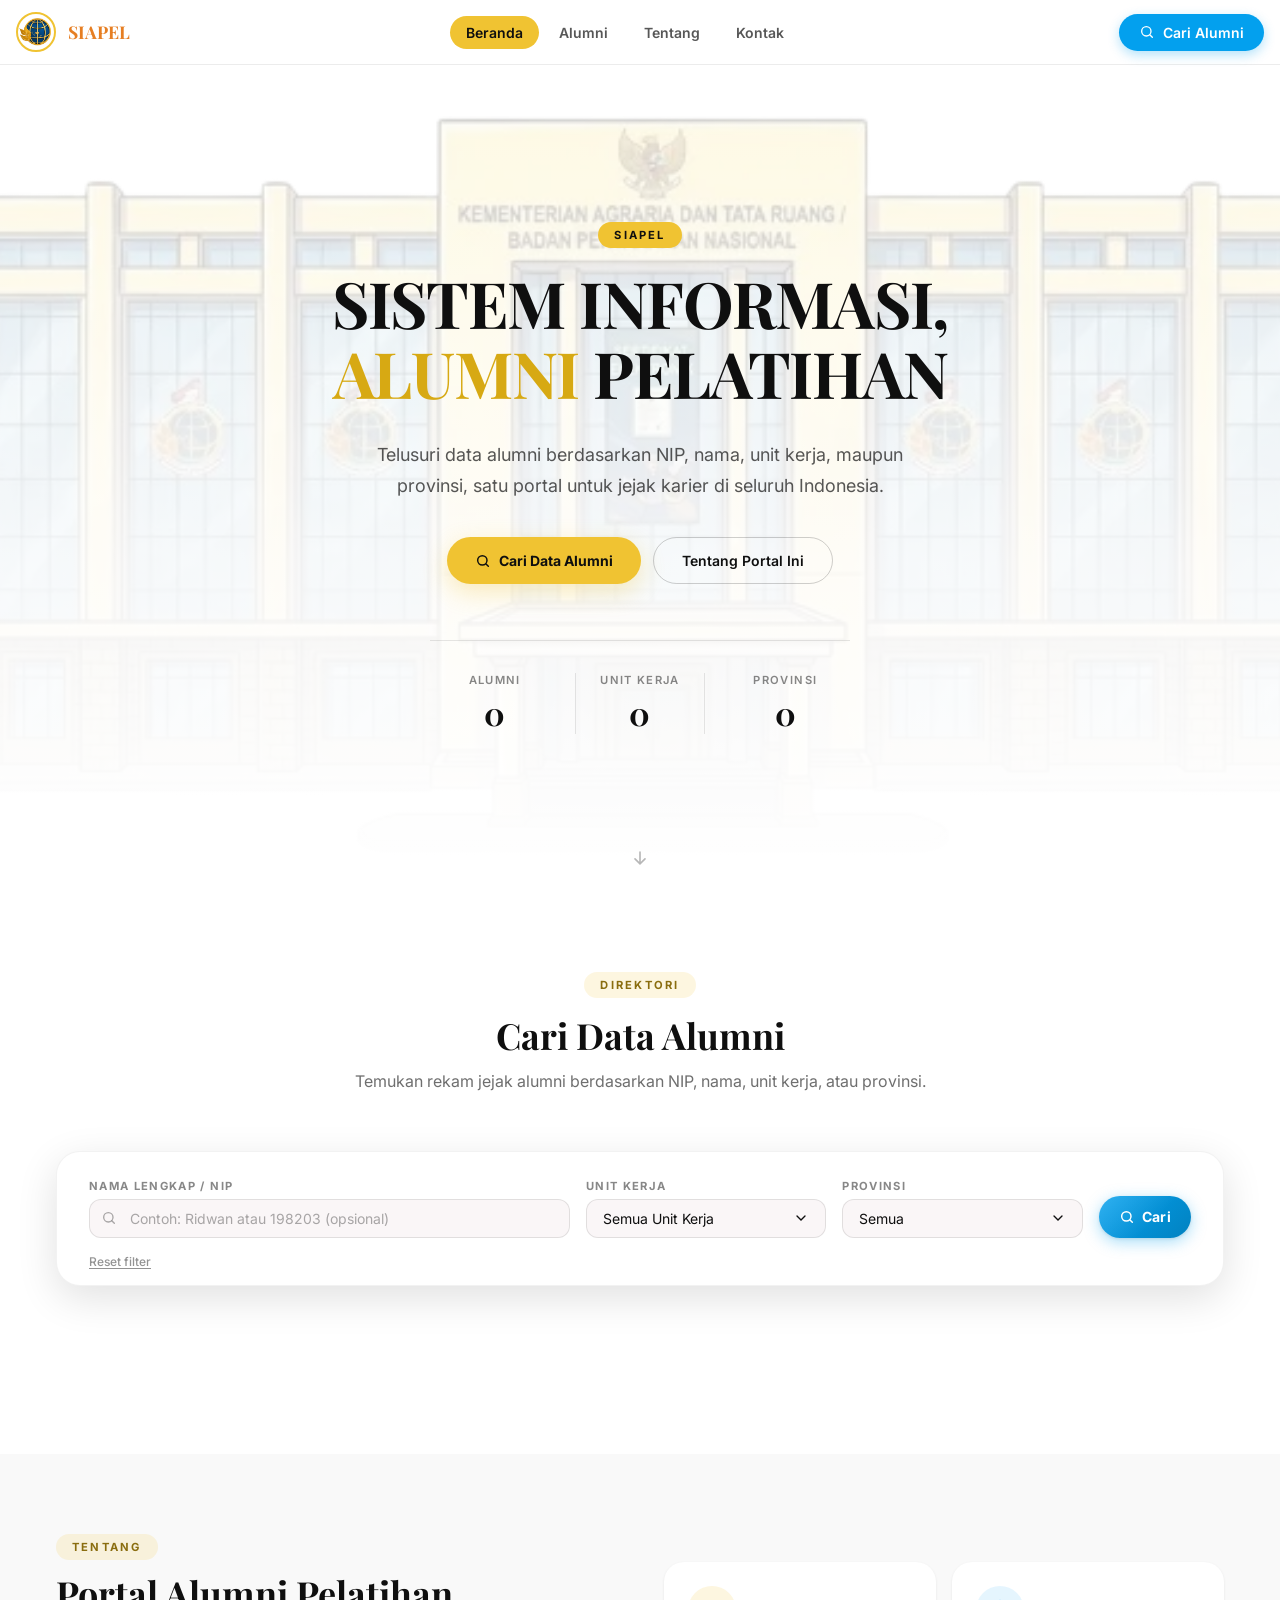
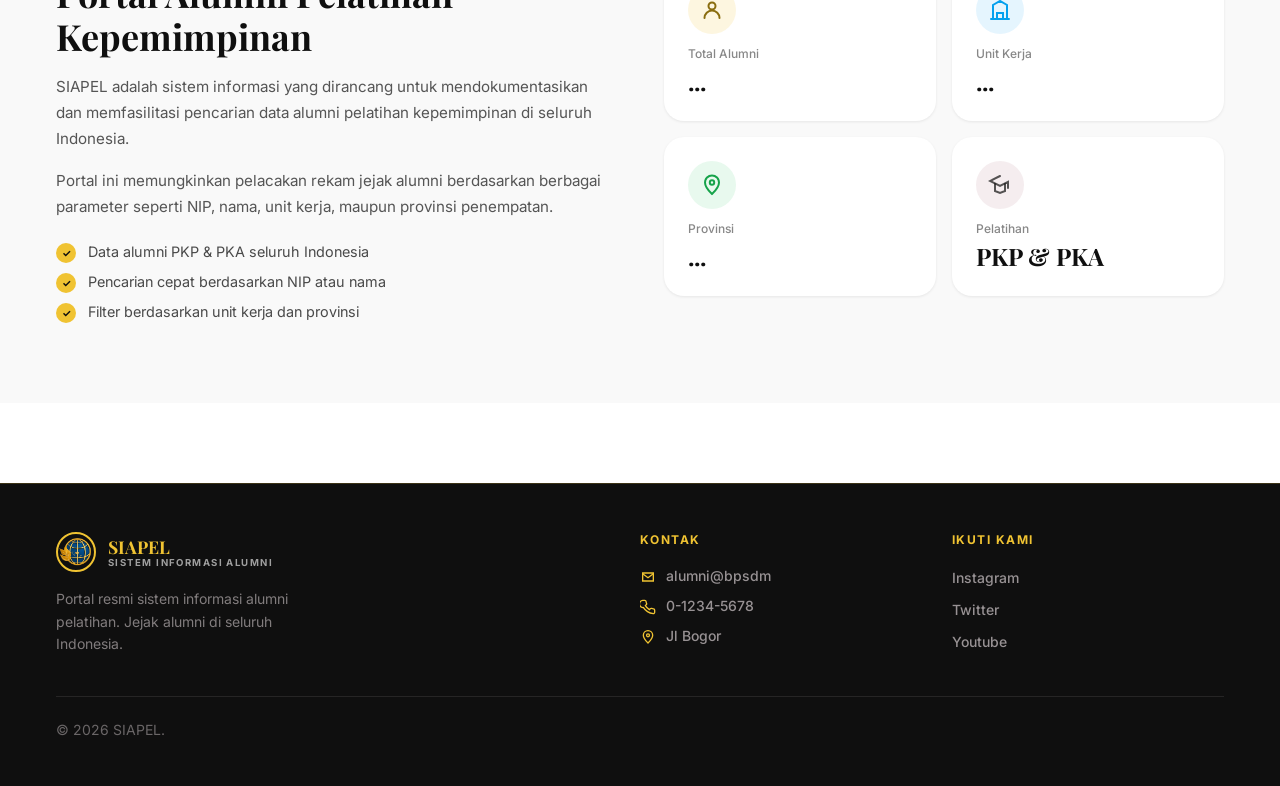
<file: index.html>
<!doctype html>
<html lang="id">
  <head>
    <meta charset="UTF-8" />
    <meta name="viewport" content="width=device-width, initial-scale=1.0" />
    <meta name="description" content="SIAPEL - Sistem Informasi Alumni Pelatihan. Telusuri data alumni berdasarkan NIP, nama, unit kerja, maupun provinsi." />
    <title>SIAPEL - Sistem Informasi Alumni Pelatihan</title>
    <link rel="preconnect" href="https://fonts.googleapis.com" />
    <link rel="preconnect" href="https://fonts.gstatic.com" crossorigin />
    <link href="https://fonts.googleapis.com/css2?family=Inter:wght@400;500;600;700&family=Playfair+Display:wght@700&display=swap" rel="stylesheet" />
    <link rel="stylesheet" href="css/style.css" />
    <link rel="shortcut icon" href="img/icon.webp" type="image/x-icon" />
  </head>
  <body>
    <!-- Skip link -->
    <a href="#beranda" class="sr-only">Lewati ke konten utama</a>

    <!-- ============ NAVBAR ============ -->
    <header id="navbar" class="navbar">
      <nav class="nav-container">
        <a href="#beranda" class="nav-logo" aria-label="Kembali ke beranda SIAPEL">
          <div class="logo-icon">
            <img src="img/icon.webp" alt="logo" />
          </div>
          <span class="logo-text"><span class="logo-name">SIAPEL</span></span>
        </a>

        <ul class="nav-menu" id="nav-menu">
          <li><a href="#beranda" class="nav-link active" data-section="beranda">Beranda</a></li>
          <li><a href="#alumni" class="nav-link" data-section="alumni">Alumni</a></li>
          <li><a href="#tentang" class="nav-link" data-section="tentang">Tentang</a></li>
          <li><a href="#kontak" class="nav-link" data-section="kontak">Kontak</a></li>
        </ul>

        <div class="nav-actions">
          <!-- <a href="login/login.html" class="btn-login">
            <svg viewBox="0 0 24 24" width="16" height="16" fill="none" stroke="currentColor" stroke-width="2" aria-hidden="true">
              <circle cx="12" cy="8" r="3" />
              <path d="M5 20c0-3.5 3-6 7-6s7 2.5 7 6" stroke-linecap="round" />
            </svg>
            Masuk
          </a> -->
          <a href="#alumni" class="btn-cari-alumni">
            <svg viewBox="0 0 24 24" width="16" height="16" fill="none" stroke="currentColor" stroke-width="2" aria-hidden="true">
              <circle cx="11" cy="11" r="7" />
              <path d="m20 20-3.5-3.5" stroke-linecap="round" />
            </svg>
            Cari Alumni
          </a>
          <button type="button" id="hamburger" class="hamburger" aria-label="Buka menu" aria-expanded="false"><span></span><span></span><span></span></button>
        </div>
      </nav>

      <div id="mobile-menu" class="mobile-menu" hidden>
        <ul class="mobile-nav-list">
          <li><a href="#beranda" class="mobile-nav-link">Beranda</a></li>
          <li><a href="#alumni" class="mobile-nav-link">Alumni</a></li>
          <li><a href="#tentang" class="mobile-nav-link">Tentang</a></li>
          <li><a href="#kontak" class="mobile-nav-link">Kontak</a></li>
          <li><a href="#alumni" class="mobile-btn-cari">Cari Alumni</a></li>
        </ul>
      </div>
    </header>

    <div class="navbar-spacer" aria-hidden="true"></div>

    <!-- ============ HERO ============ -->
    <section id="beranda" aria-label="Beranda" class="hero-section">
      <div class="hero-overlay"></div>
      <div class="hero-gradient-top"></div>
      <div class="hero-gradient-bottom"></div>

      <div class="hero-content">
        <span class="hero-badge">SIAPEL</span>
        <h1 class="hero-title">
          SISTEM INFORMASI,
          <span class="hero-title-highlight">ALUMNI</span> PELATIHAN
        </h1>
        <p class="hero-desc">Telusuri data alumni berdasarkan NIP, nama, unit kerja, maupun provinsi, satu portal untuk jejak karier di seluruh Indonesia.</p>
        <div class="hero-cta">
          <a href="#alumni" class="btn-primary">
            <svg viewBox="0 0 24 24" width="16" height="16" fill="none" stroke="currentColor" stroke-width="2.2" aria-hidden="true">
              <circle cx="11" cy="11" r="7" />
              <path d="m20 20-3.5-3.5" stroke-linecap="round" />
            </svg>
            Cari Data Alumni
          </a>
          <a href="#tentang" class="btn-outline">Tentang Portal Ini</a>
        </div>

        <dl class="hero-stats" id="hero-stats">
          <div class="stat-item">
            <dt class="stat-label">Alumni</dt>
            <dd class="stat-value" data-key="alumni" data-target="0">...</dd>
          </div>
          <div class="stat-item stat-item--border">
            <dt class="stat-label">Unit Kerja</dt>
            <dd class="stat-value" data-key="unit" data-target="0">...</dd>
          </div>
          <div class="stat-item">
            <dt class="stat-label">Provinsi</dt>
            <dd class="stat-value" data-key="provinsi" data-target="0">...</dd>
          </div>
        </dl>
      </div>

      <a href="#alumni" class="scroll-indicator" aria-label="Gulir ke bagian alumni">
        <svg viewBox="0 0 24 24" width="20" height="20" fill="none" stroke="currentColor" stroke-width="2"><path d="M12 5v14M6 13l6 6 6-6" stroke-linecap="round" /></svg>
      </a>
    </section>

    <!-- ============ ALUMNI SEARCH ============ -->
    <section id="alumni" aria-label="Direktori Alumni" class="alumni-section">
      <div class="section-container">
        <div class="section-header">
          <span class="section-badge">Direktori</span>
          <h2 class="section-title">Cari Data Alumni</h2>
          <p class="section-desc">Temukan rekam jejak alumni berdasarkan NIP, nama, unit kerja, atau provinsi.</p>
        </div>

        <div class="search-panel">
          <form class="search-form" id="search-form" onsubmit="cariAlumni(event)">
            <div class="search-field search-field--wide">
              <label for="q" class="field-label">Nama Lengkap / NIP</label>
              <div class="input-icon-wrap">
                <svg class="input-icon" viewBox="0 0 24 24" fill="none" stroke="currentColor" stroke-width="2" aria-hidden="true">
                  <circle cx="11" cy="11" r="7" />
                  <path d="m20 20-3.5-3.5" stroke-linecap="round" />
                </svg>
                <input type="text" id="q" name="q" placeholder="Contoh: Ridwan atau 198203 (opsional)" class="form-input form-input--icon" />
              </div>
            </div>

            <div class="search-field">
              <label class="field-label">Unit Kerja</label>
              <div class="custom-select-wrap" id="unit-kerja-wrap">
                <button type="button" class="custom-select-btn" id="unit-kerja-btn" aria-expanded="false">
                  <span id="unit-kerja-label">Semua Unit Kerja</span>
                  <svg viewBox="0 0 24 24" width="16" height="16" fill="none" stroke="currentColor" stroke-width="2"><path d="m6 9 6 6 6-6" stroke-linecap="round" /></svg>
                </button>
                <div class="custom-dropdown" id="unit-kerja-dropdown" hidden>
                  <div class="dropdown-search-wrap">
                    <input type="text" id="unit-kerja-search" placeholder="Cari unit kerja..." class="dropdown-search" autocomplete="off" />
                  </div>
                  <ul class="dropdown-list" role="listbox" id="unit-kerja-list"></ul>
                </div>
                <input type="hidden" name="unit_kerja_id" id="unit-kerja-id" />
              </div>
            </div>

            <div class="search-field">
              <label class="field-label">Provinsi</label>
              <div class="custom-select-wrap" id="provinsi-wrap">
                <button type="button" class="custom-select-btn" id="provinsi-btn" aria-expanded="false">
                  <span id="provinsi-label">Semua</span>
                  <svg viewBox="0 0 24 24" width="16" height="16" fill="none" stroke="currentColor" stroke-width="2"><path d="m6 9 6 6 6-6" stroke-linecap="round" /></svg>
                </button>
                <div class="custom-dropdown" id="provinsi-dropdown" hidden>
                  <div class="dropdown-search-wrap">
                    <input type="text" id="provinsi-search" placeholder="Cari provinsi..." class="dropdown-search" autocomplete="off" />
                  </div>
                  <ul class="dropdown-list" role="listbox" id="provinsi-list"></ul>
                </div>
                <input type="hidden" name="provinsi_id" id="provinsi-id" />
              </div>
            </div>

            <div class="search-field search-field--action">
              <label class="field-label">&nbsp;</label>
              <button type="submit" class="btn-search">
                <svg viewBox="0 0 24 24" width="16" height="16" fill="none" stroke="currentColor" stroke-width="2.2" aria-hidden="true">
                  <circle cx="11" cy="11" r="7" />
                  <path d="m20 20-3.5-3.5" stroke-linecap="round" />
                </svg>
                Cari
              </button>
            </div>
          </form>
          <button type="button" class="btn-reset" onclick="resetSearch()">Reset filter</button>
        </div>

        <!-- Hasil Pencarian -->
        <div id="hasil-section" class="hasil-section" hidden>
          <p class="hasil-label" id="hasil-label">Hasil Pencarian</p>

          <div id="skeleton" class="skeleton-wrap" hidden>
            <div class="skeleton-header"></div>
            <div class="skeleton-row">
              <div class="skeleton-cell"></div>
              <div class="skeleton-cell"></div>
              <div class="skeleton-cell"></div>
              <div class="skeleton-cell"></div>
              <div class="skeleton-cell"></div>
            </div>
          </div>

          <div id="tabel-hasil" class="tabel-hasil" hidden>
            <div class="tabel-scroll">
              <table class="tabel">
                <thead>
                  <tr>
                    <th>NIP</th>
                    <th>Nama</th>
                    <th>Jabatan</th>
                    <th>Unit Kerja</th>
                    <th>Provinsi</th>
                  </tr>
                </thead>
                <tbody id="tabel-body"></tbody>
              </table>
            </div>
          </div>

          <div id="not-found" class="not-found" hidden>
            <span class="not-found-icon">
              <svg viewBox="0 0 24 24" width="20" height="20" fill="none" stroke="currentColor" stroke-width="1.8">
                <circle cx="11" cy="11" r="7" />
                <path d="m20 20-3.5-3.5" stroke-linecap="round" />
              </svg>
            </span>
            <h3 class="not-found-title">Data Tidak Ditemukan</h3>
            <p class="not-found-desc">Periksa kembali NIP atau nama yang dimasukkan, atau coba filter lain.</p>
          </div>
        </div>
      </div>
    </section>

    <!-- ============ TENTANG ============ -->
    <section id="tentang" aria-label="Tentang Portal" class="about-section">
      <div class="section-container">
        <div class="about-grid">
          <div class="about-text">
            <span class="section-badge">Tentang</span>
            <h2 class="section-title about-title">Portal Alumni Pelatihan Kepemimpinan</h2>
            <p class="about-desc">SIAPEL adalah sistem informasi yang dirancang untuk mendokumentasikan dan memfasilitasi pencarian data alumni pelatihan kepemimpinan di seluruh Indonesia.</p>
            <p class="about-desc">Portal ini memungkinkan pelacakan rekam jejak alumni berdasarkan berbagai parameter seperti NIP, nama, unit kerja, maupun provinsi penempatan.</p>
            <div class="about-features">
              <div class="feature-item"><span class="feature-icon">✓</span><span>Data alumni PKP &amp; PKA seluruh Indonesia</span></div>
              <div class="feature-item"><span class="feature-icon">✓</span><span>Pencarian cepat berdasarkan NIP atau nama</span></div>
              <div class="feature-item"><span class="feature-icon">✓</span><span>Filter berdasarkan unit kerja dan provinsi</span></div>
            </div>
          </div>
          <div class="about-stats-grid">
            <div class="about-stat-card">
              <div class="about-stat-icon about-stat-icon--yellow">
                <svg viewBox="0 0 24 24" width="24" height="24" fill="none" stroke="currentColor" stroke-width="2">
                  <circle cx="12" cy="8" r="3.5" />
                  <path d="M4.5 20c0-4.1 3.4-7.5 7.5-7.5s7.5 3.4 7.5 7.5" stroke-linecap="round" />
                </svg>
              </div>
              <p class="about-stat-label">Total Alumni</p>
              <p class="about-stat-value" data-key="alumni">...</p>
            </div>
            <div class="about-stat-card">
              <div class="about-stat-icon about-stat-icon--blue">
                <svg viewBox="0 0 24 24" width="24" height="24" fill="none" stroke="currentColor" stroke-width="2"><path d="M3 21h18M5 21V7l7-4 7 4v14M9 21v-6h6v6" stroke-linecap="round" /></svg>
              </div>
              <p class="about-stat-label">Unit Kerja</p>
              <p class="about-stat-value" data-key="unit">...</p>
            </div>
            <div class="about-stat-card">
              <div class="about-stat-icon about-stat-icon--green">
                <svg viewBox="0 0 24 24" width="24" height="24" fill="none" stroke="currentColor" stroke-width="2">
                  <path d="M12 21s7-6.5 7-11.5A7 7 0 0 0 5 9.5C5 14.5 12 21 12 21Z" stroke-linecap="round" />
                  <circle cx="12" cy="9.5" r="2.2" />
                </svg>
              </div>
              <p class="about-stat-label">Provinsi</p>
              <p class="about-stat-value" data-key="provinsi">...</p>
            </div>
            <div class="about-stat-card">
              <div class="about-stat-icon about-stat-icon--pink">
                <svg viewBox="0 0 24 24" width="24" height="24" fill="none" stroke="currentColor" stroke-width="2">
                  <path d="M12 3 2 8l10 5 8-4.2V15" stroke-linecap="round" />
                  <path d="M7 11v7l5 2 5-2v-7" stroke-linecap="round" />
                </svg>
              </div>
              <p class="about-stat-label">Pelatihan</p>
              <p class="about-stat-value">PKP &amp; PKA</p>
            </div>
          </div>
        </div>
      </div>
    </section>

    <!-- ============ FOOTER ============ -->
    <footer id="kontak" aria-label="Kontak" class="footer">
      <div class="footer-container">
        <div class="footer-grid">
          <div class="footer-brand">
            <a href="#beranda" class="footer-logo">
              <div class="logo-icon">
                <img src="img/icon.webp" alt="logo" />
              </div>
              <span class="footer-logo-text">
                <span class="footer-logo-name">SIAPEL</span>
                <span class="footer-logo-sub">Sistem Informasi Alumni</span>
              </span>
            </a>
            <p class="footer-desc">Portal resmi sistem informasi alumni pelatihan. Jejak alumni di seluruh Indonesia.</p>
          </div>
          <div class="footer-col">
            <h2 class="footer-col-title">Kontak</h2>
            <ul class="footer-links">
              <li>
                <svg viewBox="0 0 24 24" width="16" height="16" fill="none" stroke="currentColor" stroke-width="2">
                  <path d="M4 6h16v12H4z" stroke-linecap="round" />
                  <path d="m4 7 8 6 8-6" stroke-linecap="round" /></svg
                ><a href="#">alumni@bpsdm</a>
              </li>
              <li>
                <svg viewBox="0 0 24 24" width="16" height="16" fill="none" stroke="currentColor" stroke-width="2">
                  <path
                    d="M22 16.92v3a2 2 0 0 1-2.18 2 19.79 19.79 0 0 1-8.63-3.07 19.5 19.5 0 0 1-6-6A2 2 0 0 1 4.11 2h3a2 2 0 0 1 2 1.72c.127.96.362 1.9.7 2.81a2 2 0 0 1-.45 2.11L8.09 9.91a16 16 0 0 0 6 6l1.27-1.27a2 2 0 0 1 2.11-.45c.9.34 1.85.573 2.81.7A2 2 0 0 1 22 16.92Z"
                    stroke-linecap="round"
                  /></svg
                ><a href="tel:+62211234567">0-1234-5678</a>
              </li>
              <li>
                <svg viewBox="0 0 24 24" width="16" height="16" fill="none" stroke="currentColor" stroke-width="2">
                  <path d="M12 21s7-6.5 7-11.5A7 7 0 0 0 5 9.5C5 14.5 12 21 12 21Z" stroke-linecap="round" />
                  <circle cx="12" cy="9.5" r="2.2" /></svg
                ><span>Jl Bogor</span>
              </li>
            </ul>
          </div>
          <div class="footer-col">
            <h2 class="footer-col-title">Ikuti Kami</h2>
            <ul class="footer-social-links">
              <li><a href="#" target="_blank" rel="noopener">Instagram</a></li>
              <li><a href="#" target="_blank" rel="noopener">Twitter</a></li>
              <li><a href="#" target="_blank" rel="noopener">Youtube</a></li>
            </ul>
          </div>
        </div>
        <div class="footer-bottom">
          <span class="footer-copy">&copy; 2026 <a href="#beranda">SIAPEL</a>.</span>
        </div>
      </div>
    </footer>

    <script src="js/api.js"></script>
    <script src="js/app.js"></script>
  </body>
</html>
</file>
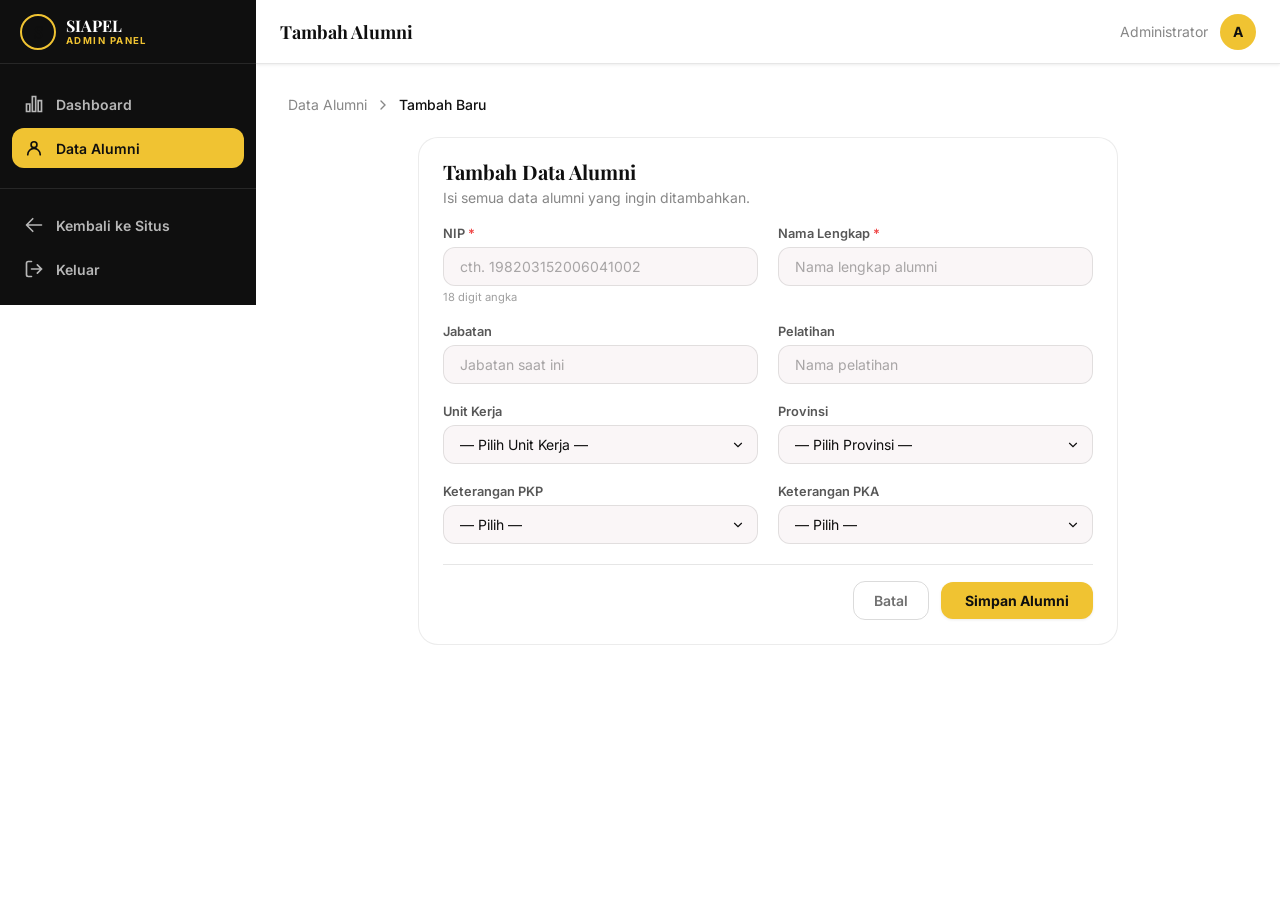
<file: admin/admin-alumni-form.html>
<!DOCTYPE html>
<html lang="id">
<head>
    <meta charset="UTF-8">
    <meta name="viewport" content="width=device-width, initial-scale=1.0">
    <title id="page-title">Tambah Alumni - SIAPEL Admin</title>
    <link rel="preconnect" href="https://fonts.googleapis.com">
    <link rel="preconnect" href="https://fonts.gstatic.com" crossorigin>
    <link href="https://fonts.googleapis.com/css2?family=Inter:wght@400;500;600;700&family=Playfair+Display:wght@700&display=swap" rel="stylesheet">
    <link rel="stylesheet" href="../css/style.css">
</head>
<body class="admin-body">

    <div class="sidebar-overlay" id="sidebar-overlay" onclick="closeSidebar()"></div>

    <!-- SIDEBAR -->
    <aside class="sidebar" id="sidebar">
        <div class="sidebar-logo">
            <div class="logo-icon logo-icon--sm">S</div>
            <span class="sidebar-logo-text">
                <span class="sidebar-logo-name">SIAPEL</span>
                <span class="sidebar-logo-sub">Admin Panel</span>
            </span>
        </div>
        <nav class="sidebar-nav">
            <a href="../admin/admin-dashboard.html" class="sidebar-link">
                <svg viewBox="0 0 24 24" width="20" height="20" fill="none" stroke="currentColor" stroke-width="2"><path d="M3 12h4v9H3zM10 3h4v18h-4zM17 8h4v13h-4z" stroke-linecap="round"/></svg>
                Dashboard
            </a>
            <a href="../admin/admin-alumni.html" class="sidebar-link sidebar-link--active">
                <svg viewBox="0 0 24 24" width="20" height="20" fill="none" stroke="currentColor" stroke-width="2"><circle cx="12" cy="8" r="3.5"/><path d="M4.5 20c0-4.1 3.4-7.5 7.5-7.5s7.5 3.4 7.5 7.5" stroke-linecap="round"/></svg>
                Data Alumni
            </a>
        </nav>
        <div class="sidebar-bottom">
            <a href=".../index.html" class="sidebar-link">
                <svg viewBox="0 0 24 24" width="20" height="20" fill="none" stroke="currentColor" stroke-width="2"><path d="M10.5 19.5 3 12m0 0 7.5-7.5M3 12h18" stroke-linecap="round"/></svg>
                Kembali ke Situs
            </a>
            <a href=".../login/login.html" class="sidebar-link">
                <svg viewBox="0 0 24 24" width="20" height="20" fill="none" stroke="currentColor" stroke-width="2"><path d="M9 21H5a2 2 0 0 1-2-2V5a2 2 0 0 1 2-2h4M16 17l5-5-5-5M21 12H9" stroke-linecap="round"/></svg>
                Keluar
            </a>
        </div>
    </aside>

    <!-- MAIN -->
    <div class="admin-main">
        <header class="admin-topbar">
            <div class="topbar-left">
                <button type="button" class="hamburger-admin" onclick="toggleSidebar()">
                    <svg viewBox="0 0 24 24" width="24" height="24" fill="none" stroke="currentColor" stroke-width="2"><path d="M4 7h16M4 12h16M4 17h16" stroke-linecap="round"/></svg>
                </button>
                <h1 class="admin-page-title" id="topbar-title">Tambah Alumni</h1>
            </div>
            <div class="topbar-right">
                <span class="topbar-username">Administrator</span>
                <span class="topbar-avatar">A</span>
            </div>
        </header>

        <main class="admin-content">

            <!-- Breadcrumb -->
            <nav class="breadcrumb">
                <a href="../admin/admin-alumni.html" class="breadcrumb-link">Data Alumni</a>
                <svg viewBox="0 0 24 24" width="16" height="16" fill="none" stroke="currentColor" stroke-width="2"><path d="m9 18 6-6-6-6" stroke-linecap="round"/></svg>
                <span class="breadcrumb-current" id="breadcrumb-current">Tambah Baru</span>
            </nav>

            <div class="form-page-wrap">
                <div class="admin-card">

                    <!-- Edit mode header -->
                    <div class="edit-header" id="edit-header" hidden>
                        <span class="edit-avatar" id="edit-avatar">A</span>
                        <div>
                            <h2 class="edit-name" id="edit-name"></h2>
                            <p class="edit-nip" id="edit-nip"></p>
                        </div>
                    </div>

                    <!-- Tambah mode header -->
                    <div id="tambah-header">
                        <h2 class="form-title">Tambah Data Alumni</h2>
                        <p class="form-subtitle">Isi semua data alumni yang ingin ditambahkan.</p>
                    </div>

                    <!-- Error alert -->
                    <div class="alert alert--error" id="form-error" hidden>
                        <svg viewBox="0 0 24 24" width="16" height="16" fill="none" stroke="currentColor" stroke-width="2"><path d="M12 9v4m0 4h.01M10.29 3.86 1.82 18a2 2 0 0 0 1.71 3h16.94a2 2 0 0 0 1.71-3L13.71 3.86a2 2 0 0 0-3.42 0Z" stroke-linecap="round"/></svg>
                        <div>
                            <p class="font-semibold" style="margin-bottom:.25rem;">Terdapat kesalahan:</p>
                            <ul id="error-list" style="margin:0;padding-left:1rem;"></ul>
                        </div>
                    </div>

                    <form id="alumni-form" class="alumni-form" onsubmit="submitForm(event)" novalidate>

                        <!-- NIP & Nama -->
                        <div class="form-grid">
                            <div class="form-group">
                                <label for="nip" class="form-label">NIP <span class="required">*</span></label>
                                <input id="nip" type="text" name="nip" placeholder="cth. 198203152006041002" class="form-input" required pattern="\d{18}" title="NIP harus 18 digit angka">
                                <p class="field-hint">18 digit angka</p>
                            </div>
                            <div class="form-group">
                                <label for="nama" class="form-label">Nama Lengkap <span class="required">*</span></label>
                                <input id="nama" type="text" name="nama" placeholder="Nama lengkap alumni" class="form-input" required>
                            </div>
                        </div>

                        <!-- Jabatan & Pelatihan -->
                        <div class="form-grid">
                            <div class="form-group">
                                <label for="jabatan" class="form-label">Jabatan</label>
                                <input id="jabatan" type="text" name="jabatan" placeholder="Jabatan saat ini" class="form-input">
                            </div>
                            <div class="form-group">
                                <label for="pelatihan" class="form-label">Pelatihan</label>
                                <input id="pelatihan" type="text" name="pelatihan" placeholder="Nama pelatihan" class="form-input">
                            </div>
                        </div>

                        <!-- Unit Kerja & Provinsi -->
                        <div class="form-grid">
                            <div class="form-group">
                                <label for="unit_kerja_id" class="form-label">Unit Kerja</label>
                                <select id="unit_kerja_id" name="unit_kerja_id" class="form-input form-select">
                                    <option value="">— Pilih Unit Kerja —</option>
                                    <option value="1">BKN Pusat</option>
                                    <option value="2">Kemendagri</option>
                                    <option value="3">Kemenkeu</option>
                                    <option value="4">Kemenkes</option>
                                    <option value="5">BPS Nasional</option>
                                    <option value="6">Kemenpan RB</option>
                                    <option value="7">BPKP</option>
                                    <option value="8">Kementan</option>
                                </select>
                            </div>
                            <div class="form-group">
                                <label for="provinsi_id" class="form-label">Provinsi</label>
                                <select id="provinsi_id" name="provinsi_id" class="form-input form-select">
                                    <option value="">— Pilih Provinsi —</option>
                                    <option value="1">DKI Jakarta</option>
                                    <option value="2">Jawa Barat</option>
                                    <option value="3">Jawa Tengah</option>
                                    <option value="4">Jawa Timur</option>
                                    <option value="5">Sumatera Utara</option>
                                    <option value="6">Bali</option>
                                    <option value="7">Sulawesi Selatan</option>
                                    <option value="8">Kalimantan Timur</option>
                                </select>
                            </div>
                        </div>

                        <!-- PKP & PKA -->
                        <div class="form-grid">
                            <div class="form-group">
                                <label for="ketpkp" class="form-label">Keterangan PKP</label>
                                <select id="ketpkp" name="ketpkp" class="form-input form-select">
                                    <option value="">— Pilih —</option>
                                    <option value="Lulus">Lulus</option>
                                    <option value="Tidak Lulus">Tidak Lulus</option>
                                    <option value="Belum">Belum</option>
                                </select>
                            </div>
                            <div class="form-group">
                                <label for="ketpka" class="form-label">Keterangan PKA</label>
                                <select id="ketpka" name="ketpka" class="form-input form-select">
                                    <option value="">— Pilih —</option>
                                    <option value="Lulus">Lulus</option>
                                    <option value="Tidak Lulus">Tidak Lulus</option>
                                    <option value="Belum">Belum</option>
                                </select>
                            </div>
                        </div>

                        <!-- Tombol -->
                        <div class="form-actions" id="form-actions">
                            <div id="delete-btn-wrap" hidden>
                                <button type="button" id="btn-hapus" class="btn-delete-form" onclick="hapusFromForm()">Hapus Alumni</button>
                            </div>
                            <div class="form-actions-right">
                                <a href="../admin/admin-alumni.html" class="btn-batal">Batal</a>
                                <button type="submit" id="btn-simpan" class="btn-simpan">Simpan Alumni</button>
                            </div>
                        </div>

                    </form>
                </div>
            </div>
        </main>
    </div>

    <script>
        // ======= DATA DUMMY =======
        const dummyAlumni = {
            1: { nip:'198203152006041002', nama:'Ridwan Kamil Prasetyo', jabatan:'Kepala Bidang', pelatihan:'PKP Angkatan I', unit_kerja_id:'1', provinsi_id:'1', ketpkp:'Lulus', ketpka:'Lulus' },
            2: { nip:'197908252004012003', nama:'Siti Rahayu Wulandari', jabatan:'Kepala Sub Bagian', pelatihan:'PKP Angkatan II', unit_kerja_id:'2', provinsi_id:'2', ketpkp:'Lulus', ketpka:'Tidak Lulus' },
            3: { nip:'198506102009031005', nama:'Ahmad Fauzi Hakim', jabatan:'Analis Kebijakan', pelatihan:'PKA Angkatan I', unit_kerja_id:'3', provinsi_id:'3', ketpkp:'Lulus', ketpka:'' },
            4: { nip:'198712052010012001', nama:'Dewi Lestari Safitri', jabatan:'Kepala Seksi', pelatihan:'', unit_kerja_id:'4', provinsi_id:'4', ketpkp:'Belum', ketpka:'Belum' },
            5: { nip:'198001302003121004', nama:'Budi Santoso Permadi', jabatan:'Kepala Bidang', pelatihan:'PKA Angkatan III', unit_kerja_id:'5', provinsi_id:'5', ketpkp:'Lulus', ketpka:'Lulus' },
        };

        const params = new URLSearchParams(window.location.search);
        const mode = params.get('mode');
        const id = parseInt(params.get('id'));
        const isEdit = mode === 'edit' && id;

        if (isEdit) {
            document.getElementById('page-title').textContent = 'Edit Alumni - SIAPEL Admin';
            document.getElementById('topbar-title').textContent = 'Edit Alumni';
            document.getElementById('breadcrumb-current').textContent = 'Edit';
            document.getElementById('tambah-header').hidden = true;
            document.getElementById('btn-simpan').textContent = 'Simpan Perubahan';
            document.getElementById('delete-btn-wrap').hidden = false;

            const data = dummyAlumni[id];
            if (data) {
                document.getElementById('edit-header').hidden = false;
                document.getElementById('edit-avatar').textContent = data.nama[0].toUpperCase();
                document.getElementById('edit-name').textContent = data.nama;
                document.getElementById('edit-nip').textContent = data.nip;

                document.getElementById('nip').value = data.nip;
                document.getElementById('nama').value = data.nama;
                document.getElementById('jabatan').value = data.jabatan;
                document.getElementById('pelatihan').value = data.pelatihan;
                document.getElementById('unit_kerja_id').value = data.unit_kerja_id;
                document.getElementById('provinsi_id').value = data.provinsi_id;
                document.getElementById('ketpkp').value = data.ketpkp;
                document.getElementById('ketpka').value = data.ketpka;
            }
        }

        function submitForm(e) {
            e.preventDefault();
            const errors = [];
            const nip = document.getElementById('nip').value.trim();
            const nama = document.getElementById('nama').value.trim();

            if (!nip) errors.push('NIP wajib diisi.');
            else if (!/^\d{18}$/.test(nip)) errors.push('NIP harus 18 digit angka.');
            if (!nama) errors.push('Nama lengkap wajib diisi.');

            if (errors.length > 0) {
                const errEl = document.getElementById('form-error');
                document.getElementById('error-list').innerHTML = errors.map(e => `<li>${e}</li>`).join('');
                errEl.hidden = false;
                errEl.scrollIntoView({ behavior: 'smooth', block: 'center' });
                return;
            }

            document.getElementById('form-error').hidden = true;
            const msg = isEdit
                ? encodeURIComponent(`Data alumni "${nama}" berhasil diperbarui.`)
                : encodeURIComponent(`Alumni "${nama}" berhasil ditambahkan.`);
            window.location.href = `admin-alumni.html?success=${msg}`;
        }

        function hapusFromForm() {
            const nama = document.getElementById('nama').value;
            if (confirm(`Yakin hapus alumni "${nama}"? Tindakan ini tidak bisa dibatalkan.`)) {
                const msg = encodeURIComponent(`Alumni "${nama}" berhasil dihapus.`);
                window.location.href = `.../admin/admin-alumni.html?success=${msg}`;
            }
        }

        function toggleSidebar() {
            document.getElementById('sidebar').classList.toggle('sidebar--open');
            document.getElementById('sidebar-overlay').classList.toggle('overlay--visible');
        }
        function closeSidebar() {
            document.getElementById('sidebar').classList.remove('sidebar--open');
            document.getElementById('sidebar-overlay').classList.remove('overlay--visible');
        }
    </script>
</body>
</html>
</file>
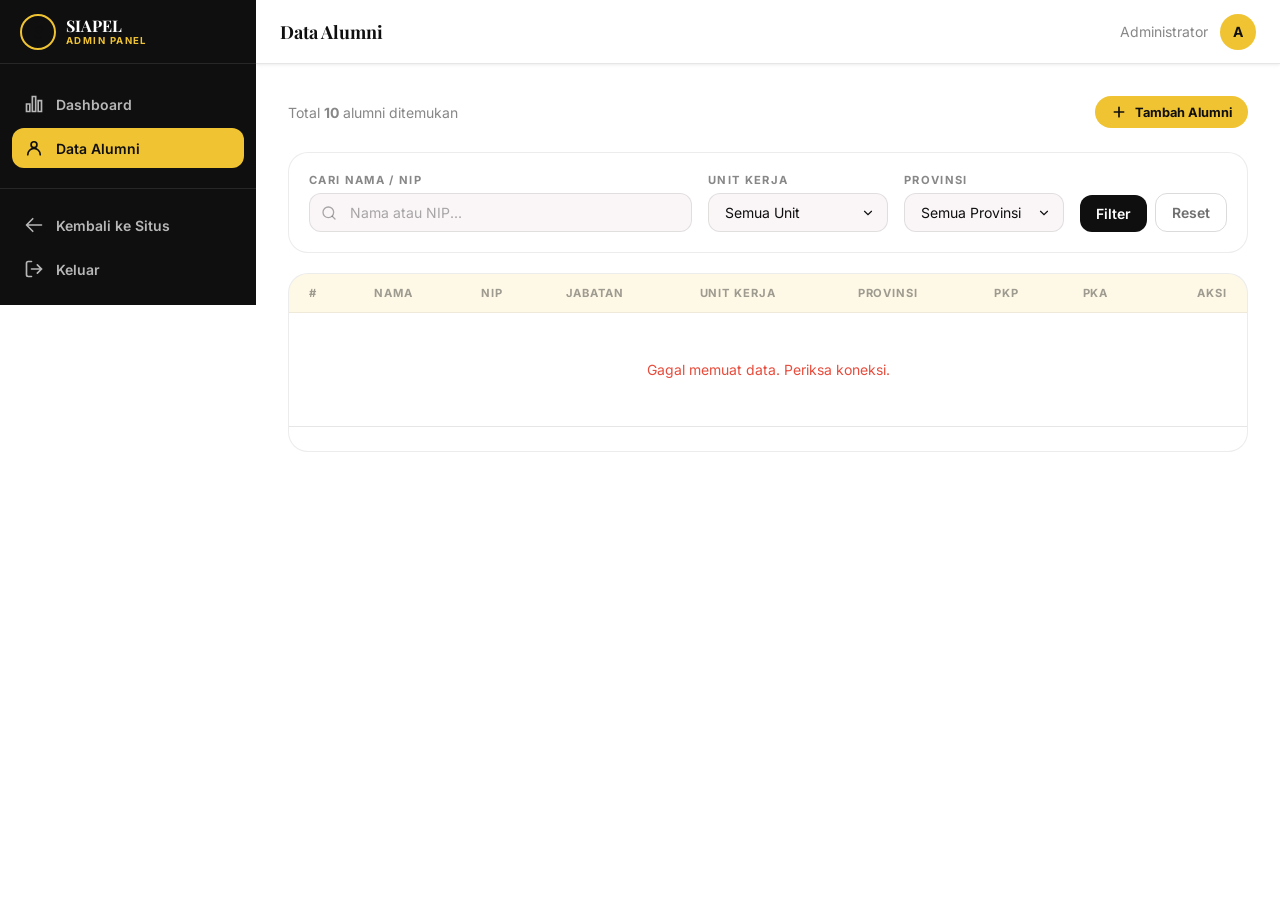
<file: admin/admin-alumni.html>
<!DOCTYPE html>
<html lang="id">
<head>
    <meta charset="UTF-8">
    <meta name="viewport" content="width=device-width, initial-scale=1.0">
    <title>Data Alumni - SIAPEL Admin</title>
    <link rel="preconnect" href="https://fonts.googleapis.com">
    <link rel="preconnect" href="https://fonts.gstatic.com" crossorigin>
    <link href="https://fonts.googleapis.com/css2?family=Inter:wght@400;500;600;700&family=Playfair+Display:wght@700&display=swap" rel="stylesheet">
    <link rel="stylesheet" href="../css/style.css">
</head>
<body class="admin-body">

    <div class="sidebar-overlay" id="sidebar-overlay" onclick="closeSidebar()"></div>

    <!-- SIDEBAR -->
    <aside class="sidebar" id="sidebar">
        <div class="sidebar-logo">
            <div class="logo-icon logo-icon--sm">S</div>
            <span class="sidebar-logo-text">
                <span class="sidebar-logo-name">SIAPEL</span>
                <span class="sidebar-logo-sub">Admin Panel</span>
            </span>
        </div>
        <nav class="sidebar-nav">
            <a href="../admin/admin-dashboard.html" class="sidebar-link">
                <svg viewBox="0 0 24 24" width="20" height="20" fill="none" stroke="currentColor" stroke-width="2"><path d="M3 12h4v9H3zM10 3h4v18h-4zM17 8h4v13h-4z" stroke-linecap="round"/></svg>
                Dashboard
            </a>
            <a href="../admin/admin-alumni.html" class="sidebar-link sidebar-link--active">
                <svg viewBox="0 0 24 24" width="20" height="20" fill="none" stroke="currentColor" stroke-width="2"><circle cx="12" cy="8" r="3.5"/><path d="M4.5 20c0-4.1 3.4-7.5 7.5-7.5s7.5 3.4 7.5 7.5" stroke-linecap="round"/></svg>
                Data Alumni
            </a>
        </nav>
        <div class="sidebar-bottom">
            <a href=".../index.html" class="sidebar-link">
                <svg viewBox="0 0 24 24" width="20" height="20" fill="none" stroke="currentColor" stroke-width="2"><path d="M10.5 19.5 3 12m0 0 7.5-7.5M3 12h18" stroke-linecap="round"/></svg>
                Kembali ke Situs
            </a>
            <a href=".../login.html" class="sidebar-link">
                <svg viewBox="0 0 24 24" width="20" height="20" fill="none" stroke="currentColor" stroke-width="2"><path d="M9 21H5a2 2 0 0 1-2-2V5a2 2 0 0 1 2-2h4M16 17l5-5-5-5M21 12H9" stroke-linecap="round"/></svg>
                Keluar
            </a>
        </div>
    </aside>

    <!-- MAIN -->
    <div class="admin-main">
        <header class="admin-topbar">
            <div class="topbar-left">
                <button type="button" class="hamburger-admin" onclick="toggleSidebar()" aria-label="Toggle menu">
                    <svg viewBox="0 0 24 24" width="24" height="24" fill="none" stroke="currentColor" stroke-width="2"><path d="M4 7h16M4 12h16M4 17h16" stroke-linecap="round"/></svg>
                </button>
                <h1 class="admin-page-title">Data Alumni</h1>
            </div>
            <div class="topbar-right">
                <span class="topbar-username">Administrator</span>
                <span class="topbar-avatar">A</span>
            </div>
        </header>

        <div class="flash flash--success" id="flash-success" hidden>
            <svg viewBox="0 0 24 24" width="18" height="18" fill="none" stroke="currentColor" stroke-width="2"><path d="M9 12l2 2 4-4m6 2a9 9 0 11-18 0 9 9 0 0118 0z" stroke-linecap="round"/></svg>
            <span id="flash-msg"></span>
            <button onclick="document.getElementById('flash-success').hidden=true" class="flash-close">&times;</button>
        </div>

        <main class="admin-content">

            <!-- Header + Tambah -->
            <div class="alumni-page-header">
                <div>
                    <p class="alumni-total-text">Total <span id="total-count" class="font-bold">10</span> alumni ditemukan</p>
                </div>
                <a href="../admin/admin-alumni-form.html" id="btn-tambah-alumni" class="btn-add">
                    <svg viewBox="0 0 24 24" width="16" height="16" fill="none" stroke="currentColor" stroke-width="2.5"><path d="M12 5v14M5 12h14" stroke-linecap="round"/></svg>
                    Tambah Alumni
                </a>
            </div>

            <!-- Filter & Search -->
            <div class="admin-card mb-5">
                <form class="filter-form" id="filter-form" onsubmit="filterAlumni(event)">
                    <div class="filter-field filter-field--wide">
                        <label for="filter-q" class="field-label">Cari Nama / NIP</label>
                        <div class="input-icon-wrap">
                            <svg class="input-icon" viewBox="0 0 24 24" fill="none" stroke="currentColor" stroke-width="2"><circle cx="11" cy="11" r="8"/><path d="m21 21-4.35-4.35" stroke-linecap="round"/></svg>
                            <input id="filter-q" type="text" name="q" placeholder="Nama atau NIP..." class="form-input form-input--icon" oninput="filterAlumniLive()">
                        </div>
                    </div>

                    <div class="filter-field">
                        <label for="filter-unit" class="field-label">Unit Kerja</label>
                        <select id="filter-unit" name="unit_kerja_id" class="form-input form-select" onchange="filterAlumniLive()">
                            <option value="">Semua Unit</option>
                            <!-- diisi oleh JS -->
                        </select>
                    </div>

                    <div class="filter-field">
                        <label for="filter-provinsi" class="field-label">Provinsi</label>
                        <select id="filter-provinsi" name="provinsi_id" class="form-input form-select" onchange="filterAlumniLive()">
                            <option value="">Semua Provinsi</option>
                            <!-- diisi oleh JS -->
                        </select>
                    </div>

                    <div class="filter-actions">
                        <button type="submit" class="btn-filter">Filter</button>
                        <button type="button" class="btn-reset-filter" onclick="resetFilter()">Reset</button>
                    </div>
                </form>
            </div>

            <!-- Tabel -->
            <div class="admin-card">
                <div class="tabel-scroll">
                    <table class="tabel tabel--admin" id="alumni-table">
                        <thead>
                            <tr>
                                <th>#</th>
                                <th>Nama</th>
                                <th>NIP</th>
                                <th>Jabatan</th>
                                <th>Unit Kerja</th>
                                <th>Provinsi</th>
                                <th>PKP</th>
                                <th>PKA</th>
                                <th class="text-right">Aksi</th>
                            </tr>
                        </thead>
                        <tbody id="alumni-tbody">
                            <!-- Dirender oleh JS -->
                        </tbody>
                    </table>
                </div>

                <!-- Pagination -->
                <div class="pagination" id="pagination"></div>
            </div>

        </main>
    </div>

    <script src="../js/api.js"></script>
    <script>
        // ============================
        // STATE
        // ============================
        let allAlumni   = [];
        let filteredData = [];
        let currentPage = 1;
        const perPage   = 10;

        // ============================
        // INIT – load dari API
        // ============================
        (async () => {
            try {
                const data = await fetchAllData();
                allAlumni    = data.alumni || [];
                filteredData = [...allAlumni];

                // Isi dropdown Unit Kerja
                const unitSelect = document.getElementById('filter-unit');
                (data.unitKerjaList || []).sort().forEach(u => {
                    const opt = document.createElement('option');
                    opt.value       = u;
                    opt.textContent = u;
                    unitSelect.appendChild(opt);
                });

                // Isi dropdown Provinsi (dari data alumni)
                const provSet = new Set(allAlumni.map(a => a.provinsi).filter(Boolean));
                const provSelect = document.getElementById('filter-provinsi');
                [...provSet].sort().forEach(p => {
                    const opt = document.createElement('option');
                    opt.value       = p;
                    opt.textContent = p;
                    provSelect.appendChild(opt);
                });

                renderTable();

            } catch (err) {
                console.error('Admin alumni load error:', err);
                document.getElementById('alumni-tbody').innerHTML =
                    '<tr><td colspan="9" style="text-align:center;padding:3rem;color:#e74c3c">Gagal memuat data. Periksa koneksi.</td></tr>';
            }
        })();

        // ============================
        // RENDER TABEL
        // ============================
        function renderTable() {
            const tbody = document.getElementById('alumni-tbody');
            const start = (currentPage - 1) * perPage;
            const slice = filteredData.slice(start, start + perPage);

            if (slice.length === 0) {
                tbody.innerHTML = `<tr><td colspan="9" style="text-align:center;padding:4rem 1rem;">
                    <div style="display:flex;flex-direction:column;align-items:center;gap:.5rem;">
                        <svg viewBox="0 0 24 24" width="40" height="40" fill="none" stroke="#0F0F0F" stroke-width="1.5" opacity=".15"><circle cx="12" cy="8" r="3.5"/><path d="M4.5 20c0-4.1 3.4-7.5 7.5-7.5s7.5 3.4 7.5 7.5" stroke-linecap="round"/></svg>
                        <p style="color:#0F0F0F66;font-size:.875rem;">Tidak ada data alumni</p>
                    </div></td></tr>`;
            } else {
                tbody.innerHTML = slice.map((a, i) => `
                    <tr class="tabel-row-hover">
                        <td class="text-muted text-xs">${start + i + 1}</td>
                        <td>
                            <div style="display:flex;align-items:center;gap:.75rem;">
                                <span class="avatar-initial">${(a.nama || '?')[0].toUpperCase()}</span>
                                <span class="font-medium">${a.nama || '-'}</span>
                            </div>
                        </td>
                        <td class="mono text-muted text-xs">${a.nip || '-'}</td>
                        <td class="text-muted">${a.jabatan || '-'}</td>
                        <td class="text-muted">${a.unitKerja || '-'}</td>
                        <td class="text-muted">${a.provinsi || '-'}</td>
                        <td>${badgePKP(a.pkp)}</td>
                        <td>${badgePKA(a.pka)}</td>
                        <td>
                            <div class="action-buttons action-buttons--right">
                                <span class="text-muted" style="font-size:.8rem">No. ${a.no || '-'}</span>
                            </div>
                        </td>
                    </tr>
                `).join('');
            }

            document.getElementById('total-count').textContent = filteredData.length;
            renderPagination();
        }

        function badgePKP(val) {
            if (!val || val === '-') return '<span class="text-muted">-</span>';
            const cls = val === 'Lulus' ? 'badge badge--green' : val === 'Tidak Lulus' ? 'badge badge--red' : 'badge badge--gray';
            return `<span class="${cls}">${val}</span>`;
        }
        function badgePKA(val) { return badgePKP(val); }

        function renderPagination() {
            const total = Math.ceil(filteredData.length / perPage);
            const pag   = document.getElementById('pagination');
            if (total <= 1) { pag.innerHTML = ''; return; }
            let html = '';
            for (let i = 1; i <= total; i++) {
                html += `<button onclick="goPage(${i})" class="pag-btn ${i === currentPage ? 'pag-btn--active' : ''}">${i}</button>`;
            }
            pag.innerHTML = html;
        }

        function goPage(p) { currentPage = p; renderTable(); }

        // ============================
        // FILTER
        // ============================
        function filterAlumniLive() {
            const q      = document.getElementById('filter-q').value.toLowerCase().trim();
            const unit   = document.getElementById('filter-unit').value;
            const prov   = document.getElementById('filter-provinsi').value;

            filteredData = allAlumni.filter(a => {
                const matchQ    = !q    || (a.nama || '').toLowerCase().includes(q) || (a.nip || '').includes(q);
                const matchUnit = !unit || a.unitKerja === unit;
                const matchProv = !prov || a.provinsi  === prov;
                return matchQ && matchUnit && matchProv;
            });
            currentPage = 1;
            renderTable();
        }

        function filterAlumni(e) { e.preventDefault(); filterAlumniLive(); }

        function resetFilter() {
            document.getElementById('filter-q').value        = '';
            document.getElementById('filter-unit').value     = '';
            document.getElementById('filter-provinsi').value = '';
            filteredData = [...allAlumni];
            currentPage  = 1;
            renderTable();
        }

        // ============================
        // SIDEBAR
        // ============================
        function toggleSidebar() {
            document.getElementById('sidebar').classList.toggle('sidebar--open');
            document.getElementById('sidebar-overlay').classList.toggle('overlay--visible');
        }
        function closeSidebar() {
            document.getElementById('sidebar').classList.remove('sidebar--open');
            document.getElementById('sidebar-overlay').classList.remove('overlay--visible');
        }

        // Cek flash dari form
        const urlParams = new URLSearchParams(window.location.search);
        if (urlParams.get('success')) {
            document.getElementById('flash-msg').textContent = decodeURIComponent(urlParams.get('success'));
            document.getElementById('flash-success').hidden  = false;
            setTimeout(() => document.getElementById('flash-success').hidden = true, 4000);
        }
    </script>
</body>
</html>
</file>
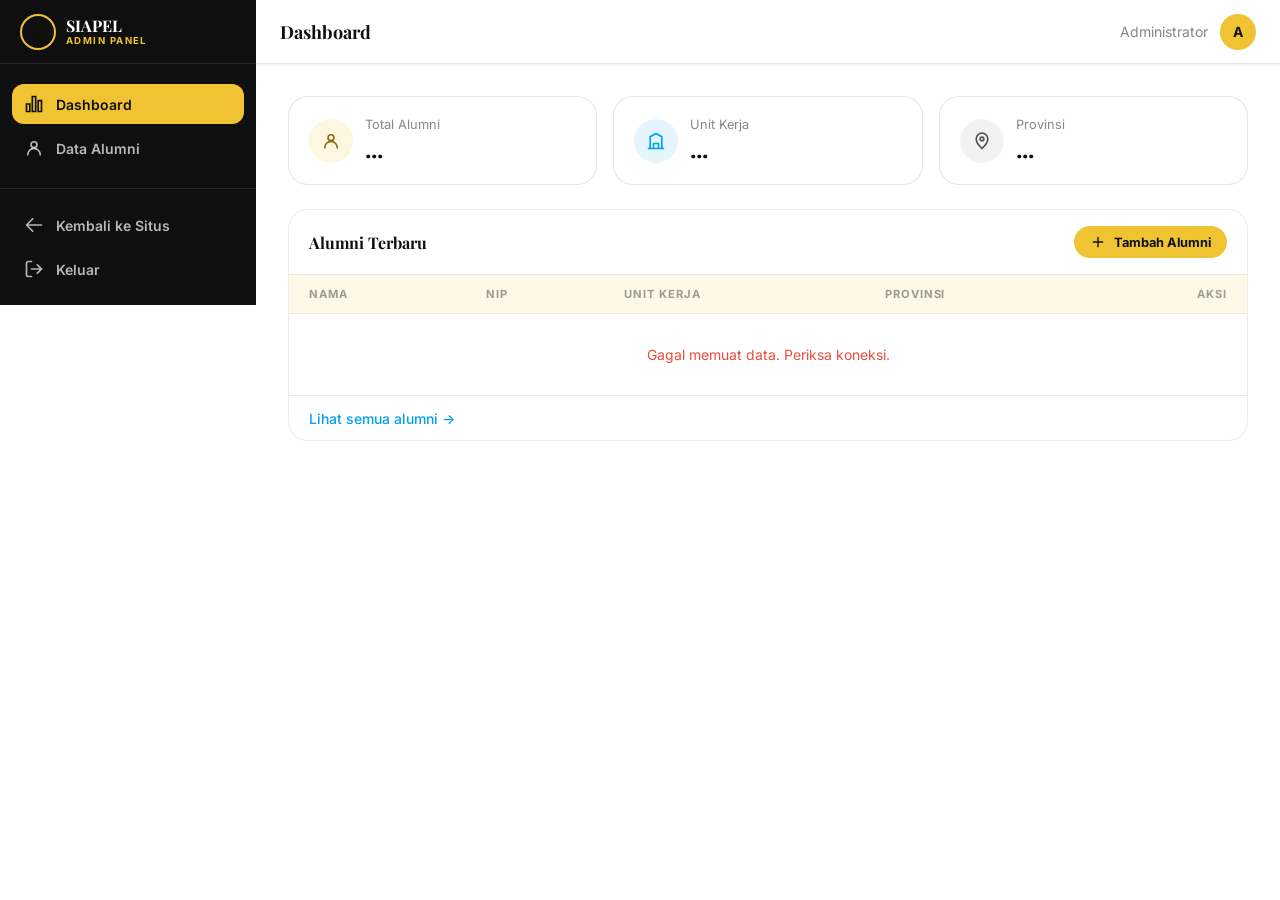
<file: admin/admin-dashboard.html>
<!DOCTYPE html>
<html lang="id">
<head>
    <meta charset="UTF-8">
    <meta name="viewport" content="width=device-width, initial-scale=1.0">
    <title>Dashboard - SIAPEL Admin</title>
    <link rel="preconnect" href="https://fonts.googleapis.com">
    <link rel="preconnect" href="https://fonts.gstatic.com" crossorigin>
    <link href="https://fonts.googleapis.com/css2?family=Inter:wght@400;500;600;700&family=Playfair+Display:wght@700&display=swap" rel="stylesheet">
    <link rel="stylesheet" href="../css/style.css">
</head>
<body class="admin-body">

    <!-- Overlay mobile -->
    <div class="sidebar-overlay" id="sidebar-overlay" onclick="closeSidebar()"></div>

    <!-- ============ SIDEBAR ============ -->
    <aside class="sidebar" id="sidebar">
        <!-- Logo -->
        <div class="sidebar-logo">
            <div class="logo-icon logo-icon--sm">S</div>
            <span class="sidebar-logo-text">
                <span class="sidebar-logo-name">SIAPEL</span>
                <span class="sidebar-logo-sub">Admin Panel</span>
            </span>
        </div>

        <!-- Menu -->
        <nav class="sidebar-nav">
            <a href="../admin/admin-dashboard.html" class="sidebar-link sidebar-link--active">
                <svg viewBox="0 0 24 24" width="20" height="20" fill="none" stroke="currentColor" stroke-width="2"><path d="M3 12h4v9H3zM10 3h4v18h-4zM17 8h4v13h-4z" stroke-linecap="round"/></svg>
                Dashboard
            </a>
            <a href="../admin/admin-alumni.html" class="sidebar-link">
                <svg viewBox="0 0 24 24" width="20" height="20" fill="none" stroke="currentColor" stroke-width="2"><circle cx="12" cy="8" r="3.5"/><path d="M4.5 20c0-4.1 3.4-7.5 7.5-7.5s7.5 3.4 7.5 7.5" stroke-linecap="round"/></svg>
                Data Alumni
            </a>
        </nav>

        <!-- Bottom -->
        <div class="sidebar-bottom">
            <a href="../index.html" class="sidebar-link">
                <svg viewBox="0 0 24 24" width="20" height="20" fill="none" stroke="currentColor" stroke-width="2"><path d="M10.5 19.5 3 12m0 0 7.5-7.5M3 12h18" stroke-linecap="round"/></svg>
                Kembali ke Situs
            </a>
            <a href=".../login/login.html" class="sidebar-link">
                <svg viewBox="0 0 24 24" width="20" height="20" fill="none" stroke="currentColor" stroke-width="2"><path d="M9 21H5a2 2 0 0 1-2-2V5a2 2 0 0 1 2-2h4M16 17l5-5-5-5M21 12H9" stroke-linecap="round"/></svg>
                Keluar
            </a>
        </div>
    </aside>

    <!-- ============ MAIN ============ -->
    <div class="admin-main">

        <!-- Topbar -->
        <header class="admin-topbar">
            <div class="topbar-left">
                <button type="button" class="hamburger-admin" onclick="toggleSidebar()" aria-label="Toggle menu">
                    <svg viewBox="0 0 24 24" width="24" height="24" fill="none" stroke="currentColor" stroke-width="2"><path d="M4 7h16M4 12h16M4 17h16" stroke-linecap="round"/></svg>
                </button>
                <h1 class="admin-page-title">Dashboard</h1>
            </div>
            <div class="topbar-right">
                <span class="topbar-username">Administrator</span>
                <span class="topbar-avatar">A</span>
            </div>
        </header>

        <!-- Flash success message -->
        <div class="flash flash--success" id="flash-success" hidden>
            <svg viewBox="0 0 24 24" width="18" height="18" fill="none" stroke="currentColor" stroke-width="2"><path d="M9 12l2 2 4-4m6 2a9 9 0 11-18 0 9 9 0 0118 0z" stroke-linecap="round"/></svg>
            <span id="flash-msg"></span>
            <button onclick="document.getElementById('flash-success').hidden=true" class="flash-close">&times;</button>
        </div>

        <!-- Content -->
        <main class="admin-content">

            <!-- Statistik -->
            <div class="stats-grid">
                <div class="stat-card">
                    <div class="stat-card-inner">
                        <span class="stat-card-icon stat-card-icon--yellow">
                            <svg viewBox="0 0 24 24" width="20" height="20" fill="none" stroke="currentColor" stroke-width="2"><circle cx="12" cy="8" r="3.5"/><path d="M4.5 20c0-4.1 3.4-7.5 7.5-7.5s7.5 3.4 7.5 7.5" stroke-linecap="round"/></svg>
                        </span>
                        <div>
                            <p class="stat-card-label">Total Alumni</p>
                            <p class="stat-card-value" id="dash-total-alumni">...</p>
                        </div>
                    </div>
                </div>
                <div class="stat-card">
                    <div class="stat-card-inner">
                        <span class="stat-card-icon stat-card-icon--blue">
                            <svg viewBox="0 0 24 24" width="20" height="20" fill="none" stroke="currentColor" stroke-width="2"><path d="M3 21h18M5 21V7l7-4 7 4v14M9 21v-6h6v6" stroke-linecap="round"/></svg>
                        </span>
                        <div>
                            <p class="stat-card-label">Unit Kerja</p>
                            <p class="stat-card-value" id="dash-total-unit">...</p>
                        </div>
                    </div>
                </div>
                <div class="stat-card">
                    <div class="stat-card-inner">
                        <span class="stat-card-icon stat-card-icon--gray">
                            <svg viewBox="0 0 24 24" width="20" height="20" fill="none" stroke="currentColor" stroke-width="2"><path d="M12 21s7-6.5 7-11.5A7 7 0 0 0 5 9.5C5 14.5 12 21 12 21Z" stroke-linecap="round"/><circle cx="12" cy="9.5" r="2.2"/></svg>
                        </span>
                        <div>
                            <p class="stat-card-label">Provinsi</p>
                            <p class="stat-card-value" id="dash-total-provinsi">...</p>
                        </div>
                    </div>
                </div>
            </div>

            <!-- Tabel alumni terbaru -->
            <div class="admin-card mt-6">
                <div class="admin-card-header">
                    <h2 class="admin-card-title">Alumni Terbaru</h2>
                    <a href="admin-alumni-form.html" class="btn-add">
                        <svg viewBox="0 0 24 24" width="16" height="16" fill="none" stroke="currentColor" stroke-width="2"><path d="M12 5v14M5 12h14" stroke-linecap="round"/></svg>
                        Tambah Alumni
                    </a>
                </div>

                <div class="tabel-scroll">
                    <table class="tabel tabel--admin">
                        <thead>
                            <tr>
                                <th>Nama</th>
                                <th>NIP</th>
                                <th>Unit Kerja</th>
                                <th>Provinsi</th>
                                <th class="text-right">Aksi</th>
                            </tr>
                        </thead>
                        <tbody id="dash-alumni-tbody">
                            <tr><td colspan="5" style="text-align:center;padding:2rem;color:#999">Memuat data...</td></tr>
                        </tbody>
                    </table>
                </div>

                <div class="admin-card-footer">
                    <a href="admin-alumni.html" class="link-semua">Lihat semua alumni →</a>
                </div>
            </div>

        </main>
    </div>

    <script src="../js/api.js"></script>
    <script>
        // ── Sidebar ──────────────────────────────────
        function toggleSidebar() {
            const sidebar = document.getElementById('sidebar');
            const overlay = document.getElementById('sidebar-overlay');
            sidebar.classList.toggle('sidebar--open');
            overlay.classList.toggle('overlay--visible');
        }
        function closeSidebar() {
            document.getElementById('sidebar').classList.remove('sidebar--open');
            document.getElementById('sidebar-overlay').classList.remove('overlay--visible');
        }

        // ── Flash ────────────────────────────────────
        function showFlash(msg) {
            const flash = document.getElementById('flash-success');
            document.getElementById('flash-msg').textContent = msg;
            flash.hidden = false;
            setTimeout(() => flash.hidden = true, 4000);
        }

        // ── Load data dari API ────────────────────────
        (async () => {
            try {
                const data = await fetchAllData();
                const alumni = data.alumni || [];
                const unitList = data.unitKerjaList || [];

                // Update stat cards
                const jumlahProvinsi = new Set(alumni.map(a => a.provinsi).filter(Boolean)).size;
                document.getElementById('dash-total-alumni').textContent   = alumni.length.toLocaleString('id-ID');
                document.getElementById('dash-total-unit').textContent     = unitList.length;
                document.getElementById('dash-total-provinsi').textContent = jumlahProvinsi;

                // Render 5 alumni terbaru (urutan terakhir dari spreadsheet)
                const terbaru = alumni.slice(-5).reverse();
                const tbody   = document.getElementById('dash-alumni-tbody');

                if (terbaru.length === 0) {
                    tbody.innerHTML = '<tr><td colspan="5" style="text-align:center;padding:2rem;color:#999">Belum ada data alumni.</td></tr>';
                } else {
                    tbody.innerHTML = terbaru.map(a => `
                        <tr>
                            <td class="font-medium">${a.nama || '-'}</td>
                            <td class="mono text-muted">${a.nip || '-'}</td>
                            <td class="text-muted">${a.unitKerja || '-'}</td>
                            <td class="text-muted">${a.provinsi || '-'}</td>
                            <td>
                                <div class="action-buttons">
                                    <span class="text-muted" style="font-size:.8rem">No. ${a.no || '-'}</span>
                                </div>
                            </td>
                        </tr>
                    `).join('');
                }

            } catch (err) {
                console.error('Dashboard load error:', err);
                document.getElementById('dash-alumni-tbody').innerHTML =
                    '<tr><td colspan="5" style="text-align:center;padding:2rem;color:#e74c3c">Gagal memuat data. Periksa koneksi.</td></tr>';
            }
        })();

        // Cek flash dari halaman form
        const urlParams = new URLSearchParams(window.location.search);
        if (urlParams.get('success')) showFlash(decodeURIComponent(urlParams.get('success')));
    </script>
</body>
</html>
</file>
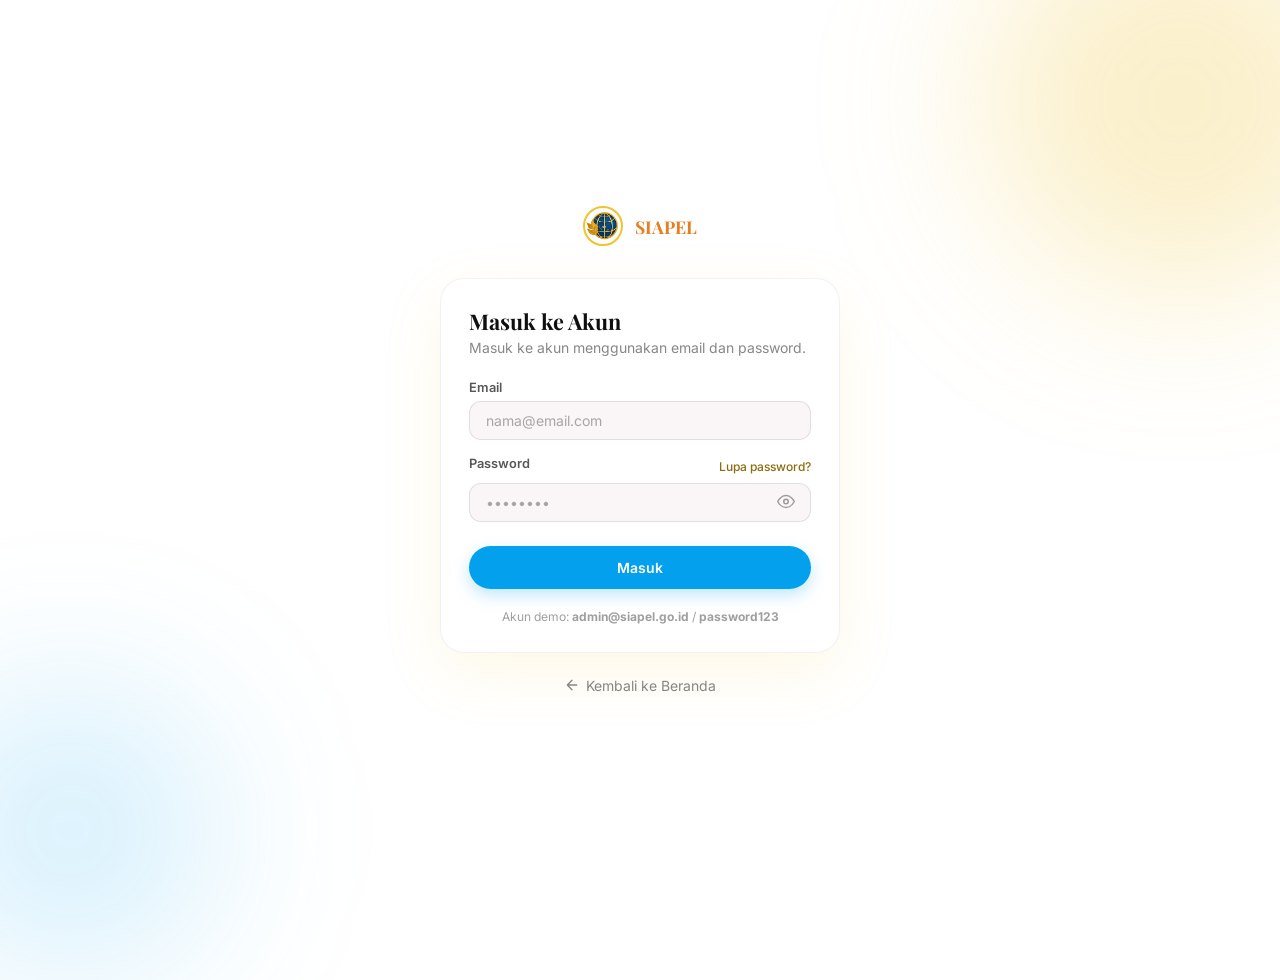
<file: login/login.html>
<!doctype html>
<html lang="id">
  <head>
    <meta charset="UTF-8" />
    <meta name="viewport" content="width=device-width, initial-scale=1.0" />
    <meta name="description" content="Login ke akun admin SIAPEL" />
    <title>Login - SIAPEL</title>
    <link rel="preconnect" href="https://fonts.googleapis.com" />
    <link rel="preconnect" href="https://fonts.gstatic.com" crossorigin />
    <link href="https://fonts.googleapis.com/css2?family=Inter:wght@400;500;600;700&family=Playfair+Display:wght@700&display=swap" rel="stylesheet" />
    <link rel="stylesheet" href="../css/style.css" />
  </head>
  <body class="login-body">
    <div class="login-bg-blob login-bg-blob--1"></div>
    <div class="login-bg-blob login-bg-blob--2"></div>

    <div class="login-container">
      <!-- Logo -->
      <a href="../index.html" class="login-logo">
        <div class="logo-icon">
          <img src="../img/icon.webp" alt="logo" />
        </div>
        <span class="logo-text"><span class="logo-name" style="color: #e67e22">SIAPEL</span></span>
      </a>

      <!-- Card -->
      <div class="login-card">
        <h1 class="login-title">Masuk ke Akun</h1>
        <p class="login-subtitle">Masuk ke akun menggunakan email dan password.</p>

        <!-- Alert error (hidden by default) -->
        <div class="alert alert--error" id="login-error" hidden>
          <svg viewBox="0 0 24 24" width="16" height="16" fill="none" stroke="currentColor" stroke-width="2">
            <path d="M12 9v4m0 4h.01M10.29 3.86 1.82 18a2 2 0 0 0 1.71 3h16.94a2 2 0 0 0 1.71-3L13.71 3.86a2 2 0 0 0-3.42 0Z" stroke-linecap="round" />
          </svg>
          <span id="login-error-msg">Email atau password salah.</span>
        </div>

        <form id="login-form" class="login-form" onsubmit="handleLogin(event)" novalidate>
          <div class="form-group">
            <label for="email" class="form-label">Email</label>
            <input id="email" type="email" name="email" placeholder="nama@email.com" class="form-input" autocomplete="email" required />
          </div>

          <div class="form-group">
            <div class="form-label-row">
              <label for="password" class="form-label">Password</label>
              <a href="#" class="form-link">Lupa password?</a>
            </div>
            <div class="input-pw-wrap">
              <input id="password" type="password" name="password" placeholder="••••••••" class="form-input" autocomplete="current-password" required />
              <button type="button" class="toggle-pw" onclick="togglePassword()" aria-label="Tampilkan password">
                <svg id="pw-show-icon" viewBox="0 0 24 24" width="18" height="18" fill="none" stroke="currentColor" stroke-width="2">
                  <path d="M1 12s4-8 11-8 11 8 11 8-4 8-11 8-11-8-11-8Z" />
                  <circle cx="12" cy="12" r="3" />
                </svg>
                <svg id="pw-hide-icon" viewBox="0 0 24 24" width="18" height="18" fill="none" stroke="currentColor" stroke-width="2" hidden>
                  <path d="M17.94 17.94A10.07 10.07 0 0 1 12 20c-7 0-11-8-11-8a18.45 18.45 0 0 1 5.06-5.94M9.9 4.24A9.12 9.12 0 0 1 12 4c7 0 11 8 11 8a18.5 18.5 0 0 1-2.16 3.19m-6.72-1.07a3 3 0 1 1-4.24-4.24" />
                  <line x1="1" y1="1" x2="23" y2="23" />
                </svg>
              </button>
            </div>
          </div>

          <button type="submit" id="btn-submit" class="btn-login-submit">
            <span id="btn-text">Masuk</span>
            <span id="btn-spinner" class="spinner" hidden></span>
          </button>
        </form>

        <p class="login-note">Akun demo: <strong>admin@siapel.go.id</strong> / <strong>password123</strong></p>
      </div>

      <a href="../index.html" class="login-back">
        <svg viewBox="0 0 24 24" width="16" height="16" fill="none" stroke="currentColor" stroke-width="2">
          <path d="M19 12H5M12 19l-7-7 7-7" stroke-linecap="round" stroke-linejoin="round"></path>
        </svg>
        Kembali ke Beranda
      </a>
    </div>

    <script>
      function handleLogin(e) {
        e.preventDefault();
        const email = document.getElementById("email").value;
        const password = document.getElementById("password").value;
        const errEl = document.getElementById("login-error");
        const errMsg = document.getElementById("login-error-msg");
        const btnText = document.getElementById("btn-text");
        const btnSpinner = document.getElementById("btn-spinner");

        errEl.hidden = true;
        btnText.hidden = true;
        btnSpinner.hidden = false;

        // Simulasi loading
        setTimeout(() => {
          btnText.hidden = false;
          btnSpinner.hidden = true;

          // Akun demo
          if (email === "admin@siapel" && password === "123") {
            window.location.href = "../admin/admin-dashboard.html";
          } else {
            errMsg.textContent = "Email atau password salah. Coba: admin@siapel.go.id / password123";
            errEl.hidden = false;
          }
        }, 1000);
      }

      function togglePassword() {
        const input = document.getElementById("password");
        const showIcon = document.getElementById("pw-show-icon");
        const hideIcon = document.getElementById("pw-hide-icon");
        if (input.type === "password") {
          input.type = "text";
          showIcon.hidden = true;
          hideIcon.hidden = false;
        } else {
          input.type = "password";
          showIcon.hidden = false;
          hideIcon.hidden = true;
        }
      }
    </script>
  </body>
</html>
</file>
<file: css/style.css>
/* ================================================================
   SIAPEL – Style.css 
   ================================================================ */

/* ── Google Fonts ── */
@import url("https://fonts.googleapis.com/css2?family=Inter:wght@400;500;600;700&family=Playfair+Display:wght@700&display=swap");

/* ── Reset & Base ── */
*,
*::before,
*::after {
  box-sizing: border-box;
  margin: 0;
  padding: 0;
}
[hidden] {
  display: none !important;
}
html {
  scroll-behavior: smooth;
  font-size: 16px;
}
body {
  font-family: "Inter", system-ui, sans-serif;
  color: #0f0f0f;
  background: #ffffff;
  overflow-x: hidden;
  -webkit-font-smoothing: antialiased;
}
img {
  max-width: 100%;
  display: block;
}
a {
  color: inherit;
  text-decoration: none;
}
ul {
  list-style: none;
}
button {
  cursor: pointer;
  font-family: inherit;
  border: none;
  background: none;
}
input,
select,
textarea {
  font-family: inherit;
}

/* ── CSS Variables ── */
:root {
  --gold: #f0c332;
  --gold-dark: #d4ab2a;
  --gold-light: #fff8dc;
  --blue: #03a0ee;
  --blue-dark: #0282c0;
  --dark: #0f0f0f;
  --pink-bg: #ffffff;
  --white: #ffffff;
  --text-muted: rgba(15, 15, 15, 0.5);
  --border: rgba(15, 15, 15, 0.1);
  --radius-sm: 8px;
  --radius: 12px;
  --radius-lg: 16px;
  --radius-xl: 20px;
  --radius-full: 9999px;
  --shadow-sm: 0 1px 3px rgba(0, 0, 0, 0.08);
  --shadow: 0 4px 16px rgba(0, 0, 0, 0.1);
  --shadow-lg: 0 12px 40px rgba(0, 0, 0, 0.12);
  --sidebar-w: 256px;
  --topbar-h: 64px;
  --transition: 0.2s ease;
}

/* ================================================================
   UTILITIES
   ================================================================ */
.sr-only {
  position: absolute;
  width: 1px;
  height: 1px;
  overflow: hidden;
  clip: rect(0, 0, 0, 0);
  white-space: nowrap;
}
.font-medium {
  font-weight: 500;
}
.font-semibold {
  font-weight: 600;
}
.font-bold {
  font-weight: 700;
}
.text-right {
  text-align: right;
}
.text-muted {
  color: var(--text-muted);
}
.text-xs {
  font-size: 0.75rem;
}
.mono {
  font-family: "Courier New", monospace;
}
.mt-6 {
  margin-top: 1.5rem;
}
.mb-5 {
  margin-bottom: 1.25rem;
}

/* ================================================================
   LOGO
   ================================================================ */
.logo-icon {
  width: 40px;
  height: 40px;
  border-radius: 50%;
  /* background: var(--gold); */
  border: 2px solid var(--gold);
  display: flex;
  align-items: center;
  justify-content: center;
  font-family: "Playfair Display", serif;
  font-weight: 700;
  font-size: 1.1rem;
  color: var(--dark);
  flex-shrink: 0;
  transition: transform var(--transition);
}
.logo-icon--sm {
  width: 36px;
  height: 36px;
  font-size: 1rem;
}
.logo-text {
  display: flex;
  flex-direction: column;
  line-height: 1.2;
}
.logo-name {
  font-family: "Playfair Display", serif;
  font-size: 1.1rem;
  font-weight: 700;
  color: #e67e22;
}

/* ================================================================
   NAVBAR (Public)
   ================================================================ */
.navbar {
  position: fixed;
  top: 0;
  left: 0;
  right: 0;
  z-index: 50;
  background: #ffffff;
  border-bottom: 1px solid rgba(15, 15, 15, 0.08);
  transition:
    background var(--transition),
    box-shadow var(--transition);
}
.navbar.scrolled {
  background: rgba(255, 255, 255, 0.95);
  backdrop-filter: blur(8px);
  box-shadow: 0 4px 20px rgba(0, 0, 0, 0.06);
  border-color: rgba(15, 15, 15, 0.08);
}
.nav-container {
  max-width: 1280px;
  margin: 0 auto;
  display: flex;
  align-items: center;
  justify-content: space-between;
  height: var(--topbar-h);
  padding: 0 1rem;
}
.nav-logo {
  display: flex;
  align-items: center;
  gap: 0.75rem;
}
.nav-logo:hover .logo-icon {
  transform: rotate(6deg);
}
.nav-menu {
  display: flex;
  align-items: center;
  gap: 0.25rem;
}
.nav-link {
  display: block;
  padding: 0.5rem 1rem;
  border-radius: var(--radius-full);
  font-size: 0.875rem;
  font-weight: 600;
  color: rgba(15, 15, 15, 0.7);
  transition: all var(--transition);
}
.nav-link:hover {
  background: rgba(240, 195, 50, 0.2);
  color: var(--dark);
}
.nav-link.active {
  background: var(--gold);
  color: var(--dark);
}
.nav-actions {
  display: flex;
  align-items: center;
  gap: 0.5rem;
}
.btn-login {
  display: inline-flex;
  align-items: center;
  gap: 0.5rem;
  padding: 0.5rem 1rem;
  border-radius: var(--radius-full);
  border: 1px solid rgba(15, 15, 15, 0.15);
  font-size: 0.875rem;
  font-weight: 600;
  color: rgba(15, 15, 15, 0.7);
  transition: all var(--transition);
}
.btn-login:hover {
  border-color: var(--gold);
  background: rgba(240, 195, 50, 0.1);
  color: var(--dark);
}
.btn-cari-alumni {
  display: none;
  align-items: center;
  gap: 0.5rem;
  padding: 0.625rem 1.25rem;
  border-radius: var(--radius-full);
  background: var(--blue);
  font-size: 0.875rem;
  font-weight: 600;
  color: var(--white);
  box-shadow: 0 4px 12px rgba(3, 160, 238, 0.3);
  transition: all var(--transition);
}
.btn-cari-alumni:hover {
  transform: translateY(-1px);
  box-shadow: 0 6px 16px rgba(3, 160, 238, 0.4);
}

/* Hamburger */
.hamburger {
  width: 40px;
  height: 40px;
  display: flex;
  flex-direction: column;
  align-items: center;
  justify-content: center;
  gap: 5px;
  border-radius: var(--radius-full);
  transition: background var(--transition);
}
.hamburger:hover {
  background: rgba(240, 195, 50, 0.2);
}
.hamburger span {
  width: 20px;
  height: 2px;
  background: var(--dark);
  border-radius: 2px;
  transition: all var(--transition);
}
.hamburger.open span:nth-child(1) {
  transform: translateY(7px) rotate(45deg);
}
.hamburger.open span:nth-child(2) {
  opacity: 0;
}
.hamburger.open span:nth-child(3) {
  transform: translateY(-7px) rotate(-45deg);
}

.navbar-spacer {
  height: var(--topbar-h);
}

/* Mobile Menu */
.mobile-menu {
  background: #ffffff;
  border-top: 1px solid rgba(15, 15, 15, 0.08);
}
.mobile-nav-list {
  padding: 1rem;
  display: flex;
  flex-direction: column;
  gap: 0.25rem;
}
.mobile-nav-link {
  display: block;
  padding: 0.75rem 1rem;
  border-radius: var(--radius);
  font-size: 1rem;
  font-weight: 600;
  color: rgba(15, 15, 15, 0.7);
  transition: all var(--transition);
}
.mobile-nav-link:hover {
  background: rgba(240, 195, 50, 0.2);
  color: var(--dark);
}
.mobile-btn-cari {
  display: flex;
  align-items: center;
  justify-content: center;
  gap: 0.5rem;
  padding: 0.75rem 1rem;
  margin-top: 0.5rem;
  border-radius: var(--radius);
  background: var(--blue);
  color: var(--white);
  font-size: 1rem;
  font-weight: 600;
}

@media (min-width: 768px) {
  .nav-menu {
    display: flex !important;
  }
  .btn-cari-alumni {
    display: inline-flex;
  }
  .hamburger {
    display: none;
  }
}

/* ================================================================
   HERO
   ================================================================ */
.hero-section {
  position: relative;
  min-height: 92vh;
  display: flex;
  align-items: center;
  background: #ffffff;
  overflow: hidden;
}
.hero-overlay {
  position: absolute;
  inset: 0;
  z-index: 0;
  background: url("../img/heroImage.webp") center/cover no-repeat;
  opacity: 0.25;
}
/* .hero-gradient-top {
  position: absolute;
  inset: 0;
  z-index: 1;
  background: radial-gradient(ellipse at top, rgba(240, 195, 50, 0.4), transparent 55%);
} */
.hero-gradient-bottom {
  position: absolute;
  inset: 0;
  z-index: 1;
  background: linear-gradient(to top, rgba(255,255,255,1) 0%, rgba(255,255,255,0.75) 40%, transparent 100%);
}
.hero-content {
  position: relative;
  z-index: 10;
  max-width: 900px;
  margin: 0 auto;
  padding: 6rem 1rem;
  text-align: center;
  display: flex;
  flex-direction: column;
  align-items: center;
  width: 100%;
}
.hero-badge {
  display: inline-flex;
  align-items: center;
  background: var(--gold);
  color: var(--dark);
  padding: 0.375rem 1rem;
  border-radius: var(--radius-full);
  font-size: 0.7rem;
  font-weight: 700;
  letter-spacing: 0.2em;
  text-transform: uppercase;
  margin-bottom: 1.25rem;
}
.hero-title {
  font-family: "Playfair Display", serif;
  font-size: clamp(2rem, 5vw, 4rem);
  font-weight: 700;
  line-height: 1.1;
  color: var(--dark);
  letter-spacing: -0.02em;
  margin-bottom: 0.5rem;
}
.hero-title-highlight {
  color: #d7a913;
}
.hero-desc {
  max-width: 600px;
  font-size: clamp(0.95rem, 2vw, 1.125rem);
  line-height: 1.7;
  color: rgba(15, 15, 15, 0.7);
  margin-top: 1.5rem;
}
.hero-cta {
  display: flex;
  flex-wrap: wrap;
  justify-content: center;
  gap: 0.75rem;
  margin-top: 2.25rem;
  width: 100%;
}
.btn-primary {
  display: inline-flex;
  align-items: center;
  gap: 0.5rem;
  padding: 0.875rem 1.75rem;
  border-radius: var(--radius-full);
  background: var(--gold);
  font-size: 0.875rem;
  font-weight: 700;
  color: var(--dark);
  box-shadow: 0 8px 24px rgba(240, 195, 50, 0.3);
  transition: all var(--transition);
}
.btn-primary:hover {
  transform: translateY(-2px);
  box-shadow: 0 12px 32px rgba(240, 195, 50, 0.4);
}
.btn-outline {
  display: inline-flex;
  align-items: center;
  padding: 0.875rem 1.75rem;
  border-radius: var(--radius-full);
  border: 1px solid rgba(15, 15, 15, 0.2);
  font-size: 0.875rem;
  font-weight: 600;
  color: var(--dark);
  transition: all var(--transition);
}
.btn-outline:hover {
  border-color: var(--blue);
  color: var(--blue);
}

/* Hero Stats */
.hero-stats {
  display: grid;
  grid-template-columns: repeat(3, 1fr);
  gap: 1rem;
  margin-top: 3.5rem;
  width: 100%;
  max-width: 420px;
  border-top: 1px solid rgba(15, 15, 15, 0.1);
  padding-top: 2rem;
}
.stat-item {
  text-align: center;
}
.stat-item--border {
  border-left: 1px solid rgba(15, 15, 15, 0.1);
  border-right: 1px solid rgba(15, 15, 15, 0.1);
}
.stat-label {
  font-size: 0.7rem;
  font-weight: 600;
  text-transform: uppercase;
  letter-spacing: 0.12em;
  color: var(--text-muted);
}
.stat-value {
  font-family: "Playfair Display", serif;
  font-size: clamp(1.5rem, 4vw, 2rem);
  font-weight: 700;
  color: var(--dark);
  margin-top: 0.25rem;
}

/* Scroll indicator */
.scroll-indicator {
  position: absolute;
  bottom: 1.5rem;
  left: 50%;
  transform: translateX(-50%);
  display: flex;
  flex-direction: column;
  align-items: center;
  color: rgba(15, 15, 15, 0.3);
  z-index: 10;
  animation: bounce 2s infinite;
  display: none;
}
@keyframes bounce {
  0%,
  100% {
    transform: translateX(-50%) translateY(0);
  }
  50% {
    transform: translateX(-50%) translateY(8px);
  }
}
@media (min-width: 640px) {
  .scroll-indicator {
    display: flex;
  }
}

/* ================================================================
   SECTION
   ================================================================ */
.section-container {
  max-width: 1200px;
  margin: 0 auto;
  padding: 0 1rem;
}
.alumni-section {
  background: var(--white);
  padding: 5rem 0 7rem;
}
.about-section {
  background: #f9f9f9;
  padding: 5rem 0;
}
.section-header {
  max-width: 600px;
  margin: 0 auto 3.5rem;
  text-align: center;
}
.section-badge {
  display: inline-flex;
  align-items: center;
  background: rgba(240, 195, 50, 0.15);
  color: #8a6d0f;
  padding: 0.375rem 1rem;
  border-radius: var(--radius-full);
  font-size: 0.7rem;
  font-weight: 700;
  letter-spacing: 0.2em;
  text-transform: uppercase;
}
.section-title {
  font-family: "Playfair Display", serif;
  font-size: clamp(1.75rem, 4vw, 2.25rem);
  font-weight: 700;
  color: var(--dark);
  margin-top: 1rem;
  line-height: 1.2;
}
.section-desc {
  margin-top: 0.75rem;
  color: rgba(15, 15, 15, 0.6);
  line-height: 1.6;
}

/* ================================================================
   SEARCH PANEL
   ================================================================ */
.search-panel {
  background: var(--white);
  border-radius: 24px;
  border: 1px solid rgba(15, 15, 15, 0.05);
  box-shadow: var(--shadow-lg);
  padding: 1.5rem 2rem 1rem;
  margin-bottom: 3.5rem;
}
.search-form {
  display: grid;
  grid-template-columns: 1fr;
  gap: 1rem;
  align-items: end;
}
@media (min-width: 768px) {
  .search-form {
    grid-template-columns: 2fr 1fr 1fr auto;
  }
  .btn-cari-alumni {
    display: inline-flex;
  }
}
.search-field {
}
.search-field--wide {
}
.search-field--action {
}
.field-label {
  display: block;
  font-size: 0.7rem;
  font-weight: 700;
  text-transform: uppercase;
  letter-spacing: 0.12em;
  color: var(--text-muted);
  margin-bottom: 0.375rem;
}
.form-input {
  width: 100%;
  padding: 0.625rem 1rem;
  border: 1px solid var(--border);
  border-radius: var(--radius);
  background: rgba(243, 233, 236, 0.4);
  font-size: 0.875rem;
  color: var(--dark);
  outline: none;
  transition: all var(--transition);
}
.form-input::placeholder {
  color: rgba(15, 15, 15, 0.35);
}
.form-input:focus {
  border-color: var(--blue);
  background: var(--white);
  box-shadow: 0 0 0 3px rgba(3, 160, 238, 0.15);
}
.form-input--icon {
  padding-left: 2.5rem;
}
.input-icon-wrap {
  position: relative;
}
.input-icon {
  position: absolute;
  left: 0.75rem;
  top: 50%;
  transform: translateY(-50%);
  color: rgba(15, 15, 15, 0.35);
  pointer-events: none;
  width: 16px;
  height: 16px;
}
.btn-search {
  display: inline-flex;
  align-items: center;
  justify-content: center;
  gap: 0.45rem;
  width: 100%;
  height: 42px;
  padding: 0 1.25rem;
  background: linear-gradient(135deg, #03a0ee 0%, #0282c0 100%);
  color: var(--white);
  border-radius: var(--radius-full);
  font-size: 0.875rem;
  font-weight: 700;
  letter-spacing: 0.02em;
  white-space: nowrap;
  box-shadow: 0 4px 16px rgba(3, 160, 238, 0.35), 0 1px 3px rgba(0,0,0,0.1);
  transition: all 0.22s cubic-bezier(.4,0,.2,1);
  position: relative;
  overflow: hidden;
}
.btn-search::after {
  content: '';
  position: absolute;
  inset: 0;
  background: linear-gradient(135deg, rgba(255,255,255,0.18) 0%, transparent 60%);
  pointer-events: none;
}
.btn-search:hover {
  transform: translateY(-2px) scale(1.03);
  background: linear-gradient(135deg, #1ab3ff 0%, #0295d8 100%);
  box-shadow: 0 8px 24px rgba(3, 160, 238, 0.45), 0 2px 6px rgba(0,0,0,0.12);
}
.btn-search:active {
  transform: translateY(0) scale(0.98);
  box-shadow: 0 2px 8px rgba(3, 160, 238, 0.3);
}
.btn-reset {
  display: block;
  margin-top: 1rem;
  font-size: 0.75rem;
  font-weight: 500;
  color: rgba(15, 15, 15, 0.45);
  text-decoration: underline;
  text-underline-offset: 2px;
  transition: color var(--transition);
  background: none;
  border: none;
  cursor: pointer;
}
.btn-reset:hover {
  color: var(--blue);
}

/* Custom dropdown select */
.custom-select-wrap {
  position: relative;
}
.custom-select-btn {
  width: 100%;
  display: flex;
  align-items: center;
  justify-content: space-between;
  padding: 0.625rem 1rem;
  border: 1px solid var(--border);
  border-radius: var(--radius);
  background: rgba(243, 233, 236, 0.4);
  font-size: 0.875rem;
  color: var(--dark);
  cursor: pointer;
  outline: none;
  transition: all var(--transition);
}
.custom-select-btn:focus,
.custom-select-btn[aria-expanded="true"] {
  border-color: var(--blue);
  background: var(--white);
  box-shadow: 0 0 0 3px rgba(3, 160, 238, 0.15);
}
.custom-dropdown {
  position: absolute;
  top: calc(100% + 8px);
  left: 0;
  right: 0;
  z-index: 30;
  background: var(--white);
  border: 1px solid rgba(15, 15, 15, 0.1);
  border-radius: var(--radius);
  box-shadow: var(--shadow-lg);
  overflow: hidden;
  animation: dropdownIn 0.15s ease;
}
@keyframes dropdownIn {
  from {
    opacity: 0;
    transform: translateY(-4px);
  }
  to {
    opacity: 1;
    transform: translateY(0);
  }
}
.dropdown-search-wrap {
  position: relative;
  padding: 0.5rem;
  border-bottom: 1px solid rgba(15, 15, 15, 0.05);
}
.dropdown-search {
  width: 100%;
  padding: 0.375rem 0.5rem 0.375rem 1.75rem;
  font-size: 0.875rem;
  border: none;
  background: transparent;
  outline: none;
  color: var(--dark);
}
.dropdown-search::placeholder {
  color: rgba(15, 15, 15, 0.3);
}
.dropdown-list {
  max-height: 220px;
  overflow-y: auto;
  padding: 0.25rem 0;
}
.dropdown-item {
  display: block;
  width: 100%;
  padding: 0.5rem 1rem;
  font-size: 0.875rem;
  text-align: left;
  background: none;
  border: none;
  cursor: pointer;
  color: rgba(15, 15, 15, 0.8);
  transition: background var(--transition);
}
.dropdown-item:hover {
  background: rgba(240, 195, 50, 0.1);
}
.dropdown-item.selected {
  background: rgba(240, 195, 50, 0.15);
  color: #8a6d0f;
  font-weight: 600;
}
.dropdown-empty {
  padding: 0.75rem 1rem;
  font-size: 0.875rem;
  color: rgba(15, 15, 15, 0.35);
}

/* ================================================================
   SEARCH HASIL
   ================================================================ */
.hasil-section {
  margin-top: 2rem;
}
.hasil-label {
  text-align: center;
  font-size: 0.7rem;
  font-weight: 700;
  text-transform: uppercase;
  letter-spacing: 0.15em;
  color: var(--text-muted);
  margin-bottom: 1rem;
  display: flex;
  align-items: center;
  justify-content: center;
  gap: 0.5rem;
}

.skeleton-wrap {
  max-width: 900px;
  margin: 0 auto;
  border-radius: var(--radius-xl);
  border: 1px solid rgba(240, 195, 50, 0.3);
  box-shadow: var(--shadow-lg);
  overflow: hidden;
  animation: pulse 1.5s infinite;
}
.skeleton-header {
  height: 44px;
  background: rgba(240, 195, 50, 0.15);
}
.skeleton-row {
  display: grid;
  grid-template-columns: repeat(5, 1fr);
  gap: 1rem;
  padding: 1.25rem;
  background: var(--white);
}
.skeleton-cell {
  height: 16px;
  background: rgba(15, 15, 15, 0.08);
  border-radius: var(--radius-full);
}
@keyframes pulse {
  0%,
  100% {
    opacity: 1;
  }
  50% {
    opacity: 0.6;
  }
}

.tabel-hasil {
  max-width: 900px;
  margin: 0 auto;
  overflow: hidden;
  border-radius: var(--radius-xl);
  border: 1px solid rgba(240, 195, 50, 0.4);
  box-shadow: var(--shadow-lg);
}

.not-found {
  max-width: 480px;
  margin: 0 auto;
  display: flex;
  flex-direction: column;
  align-items: center;
  border: 1.5px dashed rgba(15, 15, 15, 0.15);
  border-radius: 28px;
  background: rgba(243, 233, 236, 0.4);
  padding: 3rem 1.5rem;
  text-align: center;
}
.not-found-icon {
  width: 48px;
  height: 48px;
  border-radius: 50%;
  background: rgba(15, 15, 15, 0.05);
  color: rgba(15, 15, 15, 0.4);
  display: flex;
  align-items: center;
  justify-content: center;
}
.not-found-title {
  font-family: "Playfair Display", serif;
  font-size: 1rem;
  font-weight: 700;
  color: var(--dark);
  margin-top: 0.75rem;
}
.not-found-desc {
  font-size: 0.875rem;
  color: rgba(15, 15, 15, 0.55);
  margin-top: 0.375rem;
  line-height: 1.5;
}

/* ================================================================
   TABEL
   ================================================================ */
.tabel-scroll {
  overflow-x: auto;
}
.tabel {
  width: 100%;
  border-collapse: collapse;
  font-size: 0.875rem;
  text-align: left;
}
.tabel thead tr {
  background: rgba(240, 195, 50, 0.12);
}
.tabel th {
  padding: 0.75rem 1.25rem;
  font-size: 0.7rem;
  font-weight: 700;
  text-transform: uppercase;
  letter-spacing: 0.08em;
  color: #8a6d0f;
  white-space: nowrap;
}
.tabel td {
  padding: 0.75rem 1.25rem;
  border-top: 1px solid rgba(15, 15, 15, 0.06);
  white-space: nowrap;
}
.tabel--admin thead {
  background: transparent;
  border-bottom: 1px solid rgba(15, 15, 15, 0.08);
}
.tabel--admin th {
  color: rgba(15, 15, 15, 0.4);
}
.tabel-row-hover:hover {
  background: rgba(243, 233, 236, 0.4);
}

/* ================================================================
   ABOUT
   ================================================================ */
.about-grid {
  display: grid;
  grid-template-columns: 1fr;
  gap: 3rem;
  align-items: center;
}
@media (min-width: 1024px) {
  .about-grid {
    grid-template-columns: 1fr 1fr;
  }
}
.about-title {
  margin-top: 0.75rem;
  text-align: left;
}
.about-desc {
  font-size: 0.95rem;
  line-height: 1.7;
  color: rgba(15, 15, 15, 0.7);
  margin-top: 1rem;
}
.about-features {
  margin-top: 1.5rem;
  display: flex;
  flex-direction: column;
  gap: 0.625rem;
}
.feature-item {
  display: flex;
  align-items: flex-start;
  gap: 0.75rem;
  font-size: 0.9rem;
  color: rgba(15, 15, 15, 0.75);
}
.feature-icon {
  flex-shrink: 0;
  width: 20px;
  height: 20px;
  background: var(--gold);
  border-radius: 50%;
  display: flex;
  align-items: center;
  justify-content: center;
  font-size: 0.65rem;
  font-weight: 700;
  color: var(--dark);
}

.about-stats-grid {
  display: grid;
  grid-template-columns: repeat(2, 1fr);
  gap: 1rem;
}
.about-stat-card {
  background: var(--white);
  border-radius: var(--radius-xl);
  padding: 1.5rem;
  box-shadow: var(--shadow-sm);
  transition: box-shadow var(--transition);
}
.about-stat-card:hover {
  box-shadow: var(--shadow);
}
.about-stat-icon {
  width: 48px;
  height: 48px;
  border-radius: 50%;
  display: flex;
  align-items: center;
  justify-content: center;
  margin-bottom: 0.75rem;
}
.about-stat-icon--yellow {
  background: rgba(240, 195, 50, 0.15);
  color: #8a6d0f;
}
.about-stat-icon--blue {
  background: rgba(3, 160, 238, 0.1);
  color: var(--blue);
}
.about-stat-icon--green {
  background: rgba(34, 197, 94, 0.1);
  color: #16a34a;
}
.about-stat-icon--pink {
  background: rgba(243, 233, 236, 0.8);
  color: rgba(15, 15, 15, 0.7);
}
.about-stat-label {
  font-size: 0.75rem;
  color: var(--text-muted);
  font-weight: 500;
}
.about-stat-value {
  font-family: "Playfair Display", serif;
  font-size: 1.5rem;
  font-weight: 700;
  color: var(--dark);
  margin-top: 0.25rem;
}

/* ================================================================
   FOOTER
   ================================================================ */
.footer {
  margin-top: 5rem;
  border-top: 1px solid rgba(240, 195, 50, 0.2);
  background: #0f0f0f;
}
.footer-container {
  max-width: 1200px;
  margin: 0 auto;
  padding: 3rem 1rem;
}
.footer-grid {
  display: grid;
  grid-template-columns: 1fr;
  gap: 2.5rem;
}
@media (min-width: 768px) {
  .footer-grid {
    grid-template-columns: 2fr 1fr 1fr;
  }
}
.footer-logo {
  display: flex;
  align-items: center;
  gap: 0.75rem;
  margin-bottom: 1rem;
}
.footer-logo-text {
  display: flex;
  flex-direction: column;
  line-height: 1.2;
}
.footer-logo-name {
  font-family: "Playfair Display", serif;
  font-size: 1.1rem;
  font-weight: 700;
  color: var(--gold);
}
.footer-logo-sub {
  font-size: 0.6rem;
  font-weight: 700;
  text-transform: uppercase;
  letter-spacing: 0.15em;
  color: rgba(255, 255, 255, 0.6);
}
.footer-desc {
  font-size: 0.875rem;
  line-height: 1.6;
  color: rgba(243, 233, 236, 0.5);
  max-width: 280px;
}
.footer-col-title {
  font-size: 0.75rem;
  font-weight: 700;
  text-transform: uppercase;
  letter-spacing: 0.12em;
  color: var(--gold);
  margin-bottom: 1.25rem;
}
.footer-links {
  display: flex;
  flex-direction: column;
  gap: 0.75rem;
}
.footer-links li {
  display: flex;
  align-items: flex-start;
  gap: 0.625rem;
  font-size: 0.875rem;
  font-weight: 500;
  color: rgba(243, 233, 236, 0.6);
}
.footer-links li svg {
  color: var(--gold);
  flex-shrink: 0;
  margin-top: 2px;
}
.footer-links a {
  transition: color var(--transition);
}
.footer-links a:hover {
  color: var(--gold);
}
.footer-social-links {
  display: flex;
  flex-direction: column;
  gap: 0.75rem;
}
.footer-social-links a {
  font-size: 0.875rem;
  font-weight: 500;
  color: rgba(243, 233, 236, 0.6);
  transition: color var(--transition);
}
.footer-social-links a:hover {
  color: var(--gold);
}
.footer-bottom {
  display: flex;
  align-items: center;
  justify-content: space-between;
  flex-wrap: wrap;
  gap: 1rem;
  margin-top: 2.5rem;
  padding-top: 1.5rem;
  border-top: 1px solid rgba(243, 233, 236, 0.1);
}
.footer-copy {
  font-size: 0.875rem;
  color: rgba(243, 233, 236, 0.4);
}
.footer-copy a:hover {
  color: var(--gold);
}

/* ================================================================
   LOGIN PAGE
   ================================================================ */
.login-body {
  min-height: 100vh;
  background: var(--pink-bg);
  display: flex;
  align-items: center;
  justify-content: center;
  padding: 2rem 1rem;
  position: relative;
  overflow: hidden;
}
.login-bg-blob {
  position: absolute;
  border-radius: 50%;
  filter: blur(80px);
  pointer-events: none;
}
.login-bg-blob--1 {
  width: 400px;
  height: 400px;
  top: -100px;
  right: -100px;
  background: rgba(240, 195, 50, 0.25);
}
.login-bg-blob--2 {
  width: 300px;
  height: 300px;
  bottom: -80px;
  left: -80px;
  background: rgba(3, 160, 238, 0.15);
}
.login-container {
  position: relative;
  z-index: 10;
  width: 100%;
  max-width: 400px;
  display: flex;
  flex-direction: column;
  align-items: center;
}
.login-logo {
  display: flex;
  align-items: center;
  gap: 0.75rem;
  margin-bottom: 2rem;
}
.login-card {
  width: 100%;
  background: var(--white);
  border-radius: 24px;
  border: 1px solid rgba(15, 15, 15, 0.05);
  padding: 1.75rem;
  box-shadow: 0 20px 60px rgba(240, 195, 50, 0.12);
}
.login-title {
  font-family: "Playfair Display", serif;
  font-size: 1.35rem;
  font-weight: 700;
  color: var(--dark);
}
.login-subtitle {
  font-size: 0.875rem;
  color: var(--text-muted);
  margin-top: 0.25rem;
  margin-bottom: 1.5rem;
}
.login-form {
  display: flex;
  flex-direction: column;
  gap: 1rem;
}
.form-group {
  display: flex;
  flex-direction: column;
}
.form-label {
  font-size: 0.8rem;
  font-weight: 600;
  color: rgba(15, 15, 15, 0.7);
  margin-bottom: 0.375rem;
  display: block;
}
.form-label-row {
  display: flex;
  align-items: center;
  justify-content: space-between;
  margin-bottom: 0.375rem;
}
.form-link {
  font-size: 0.75rem;
  font-weight: 500;
  color: #8a6d0f;
}
.form-link:hover {
  text-decoration: underline;
}
.input-pw-wrap {
  position: relative;
}
.input-pw-wrap .form-input {
  padding-right: 2.75rem;
}
.toggle-pw {
  position: absolute;
  right: 0.75rem;
  top: 50%;
  transform: translateY(-50%);
  color: rgba(15, 15, 15, 0.4);
  padding: 0.25rem;
  transition: color var(--transition);
}
.toggle-pw:hover {
  color: var(--dark);
}
.btn-login-submit {
  width: 100%;
  padding: 0.8rem;
  background: var(--blue);
  color: var(--white);
  border-radius: var(--radius-full);
  font-size: 0.875rem;
  font-weight: 600;
  box-shadow: 0 6px 16px rgba(3, 160, 238, 0.25);
  transition: all var(--transition);
  margin-top: 0.5rem;
  display: flex;
  align-items: center;
  justify-content: center;
  gap: 0.5rem;
}
.btn-login-submit:hover {
  background: var(--blue-dark);
  transform: translateY(-1px);
}
.login-note {
  text-align: center;
  font-size: 0.75rem;
  color: rgba(15, 15, 15, 0.4);
  margin-top: 1.25rem;
}
.login-back {
  display: inline-flex;
  align-items: center;
  gap: 0.375rem;
  margin-top: 1.5rem;
  font-size: 0.875rem;
  color: rgba(15, 15, 15, 0.5);
  transition: color var(--transition);
}
.login-back:hover {
  color: #8a6d0f;
}

/* Spinner */
.spinner {
  width: 18px;
  height: 18px;
  border: 2px solid rgba(255, 255, 255, 0.3);
  border-top-color: var(--white);
  border-radius: 50%;
  animation: spin 0.6s linear infinite;
}
@keyframes spin {
  to {
    transform: rotate(360deg);
  }
}

/* ================================================================
   ALERT
   ================================================================ */
.alert {
  display: flex;
  align-items: flex-start;
  gap: 0.625rem;
  padding: 0.75rem 1rem;
  border-radius: var(--radius);
  font-size: 0.875rem;
  margin-bottom: 1.25rem;
}
.alert--error {
  background: #fef2f2;
  border: 1px solid #fecaca;
  color: #dc2626;
}
.alert--success {
  background: #f0fdf4;
  border: 1px solid #bbf7d0;
  color: #16a34a;
}

/* ================================================================
   ADMIN LAYOUT
   ================================================================ */
.admin-body {
  background: var(--pink-bg);
}
.sidebar-overlay {
  position: fixed;
  inset: 0;
  z-index: 30;
  background: rgba(0, 0, 0, 0.4);
  display: none;
}
.overlay--visible {
  display: block;
}

.sidebar {
  position: fixed;
  inset-y: 0;
  left: 0;
  z-index: 40;
  width: var(--sidebar-w);
  background: #0f0f0f;
  display: flex;
  flex-direction: column;
  transform: translateX(-100%);
  transition: transform var(--transition);
}
.sidebar--open {
  transform: translateX(0);
}
@media (min-width: 1024px) {
  .sidebar {
    transform: translateX(0);
  }
}

.sidebar-logo {
  display: flex;
  align-items: center;
  gap: 0.625rem;
  height: var(--topbar-h);
  padding: 0 1.25rem;
  border-bottom: 1px solid rgba(255, 255, 255, 0.1);
  flex-shrink: 0;
}
.sidebar-logo-text {
  display: flex;
  flex-direction: column;
  line-height: 1.2;
}
.sidebar-logo-name {
  font-family: "Playfair Display", serif;
  font-size: 1rem;
  font-weight: 700;
  color: var(--white);
}
.sidebar-logo-sub {
  font-size: 0.6rem;
  font-weight: 700;
  text-transform: uppercase;
  letter-spacing: 0.15em;
  color: var(--gold);
}
.sidebar-nav {
  flex: 1;
  padding: 1.25rem 0.75rem;
  display: flex;
  flex-direction: column;
  gap: 0.25rem;
}
.sidebar-link {
  display: flex;
  align-items: center;
  gap: 0.75rem;
  padding: 0.625rem 0.75rem;
  border-radius: var(--radius);
  font-size: 0.875rem;
  font-weight: 600;
  color: rgba(255, 255, 255, 0.7);
  transition: all var(--transition);
}
.sidebar-link:hover {
  background: rgba(255, 255, 255, 0.06);
  color: var(--white);
}
.sidebar-link--active {
  background: var(--gold);
  color: var(--dark) !important;
}
.sidebar-link--active:hover {
  background: var(--gold-dark);
}
.sidebar-bottom {
  border-top: 1px solid rgba(255, 255, 255, 0.1);
  padding: 1rem 0.75rem;
  display: flex;
  flex-direction: column;
  gap: 0.25rem;
}

.admin-main {
  min-height: 100vh;
  transition: padding var(--transition);
}
@media (min-width: 1024px) {
  .admin-main {
    padding-left: var(--sidebar-w);
  }
}

.admin-topbar {
  position: sticky;
  top: 0;
  z-index: 20;
  height: var(--topbar-h);
  display: flex;
  align-items: center;
  justify-content: space-between;
  padding: 0 1rem 0 1.25rem;
  background: var(--white);
  border-bottom: 1px solid var(--border);
  box-shadow: var(--shadow-sm);
}
@media (min-width: 640px) {
  .admin-topbar {
    padding: 0 1.5rem;
  }
}
.topbar-left {
  display: flex;
  align-items: center;
  gap: 0.75rem;
}
.topbar-right {
  display: flex;
  align-items: center;
  gap: 0.75rem;
}
.hamburger-admin {
  color: rgba(15, 15, 15, 0.6);
  padding: 0.25rem;
  border-radius: 0.5rem;
  transition: color var(--transition);
}
.hamburger-admin:hover {
  color: var(--dark);
}
@media (min-width: 1024px) {
  .hamburger-admin {
    display: none;
  }
}
.admin-page-title {
  font-family: "Playfair Display", serif;
  font-size: 1.125rem;
  font-weight: 700;
  color: var(--dark);
}
.topbar-username {
  font-size: 0.875rem;
  color: var(--text-muted);
  display: none;
}
@media (min-width: 640px) {
  .topbar-username {
    display: block;
  }
}
.topbar-avatar {
  width: 36px;
  height: 36px;
  border-radius: 50%;
  background: var(--gold);
  font-size: 0.875rem;
  font-weight: 700;
  color: var(--dark);
  display: flex;
  align-items: center;
  justify-content: center;
}
.admin-content {
  padding: 1rem;
}
@media (min-width: 640px) {
  .admin-content {
    padding: 1.5rem;
  }
}
@media (min-width: 1024px) {
  .admin-content {
    padding: 2rem;
  }
}

/* Flash */
.flash {
  display: flex;
  align-items: center;
  gap: 0.625rem;
  margin: 1rem 1rem 0;
  padding: 0.75rem 1rem;
  border-radius: var(--radius);
  font-size: 0.875rem;
  font-weight: 500;
  animation: slideDown 0.3s ease;
}
@keyframes slideDown {
  from {
    opacity: 0;
    transform: translateY(-8px);
  }
  to {
    opacity: 1;
    transform: translateY(0);
  }
}
.flash--success {
  background: #f0fdf4;
  border: 1px solid #bbf7d0;
  color: #16a34a;
}
.flash-close {
  margin-left: auto;
  font-size: 1.1rem;
  line-height: 1;
  color: inherit;
  opacity: 0.6;
  background: none;
  border: none;
  cursor: pointer;
}

/* Admin Card */
.admin-card {
  background: var(--white);
  border-radius: var(--radius-xl);
  border: 1px solid rgba(15, 15, 15, 0.08);
  overflow: hidden;
}
.admin-card-header {
  display: flex;
  align-items: center;
  justify-content: space-between;
  padding: 1rem 1.25rem;
  border-bottom: 1px solid var(--border);
}
.admin-card-title {
  font-family: "Playfair Display", serif;
  font-size: 1rem;
  font-weight: 700;
  color: var(--dark);
}
.admin-card-footer {
  border-top: 1px solid var(--border);
  padding: 0.75rem 1.25rem;
}
.link-semua {
  font-size: 0.875rem;
  font-weight: 500;
  color: var(--blue);
}
.link-semua:hover {
  text-decoration: underline;
}

/* Stats grid */
.stats-grid {
  display: grid;
  grid-template-columns: 1fr;
  gap: 1rem;
}
@media (min-width: 640px) {
  .stats-grid {
    grid-template-columns: repeat(3, 1fr);
  }
}
.stat-card {
  background: var(--white);
  border-radius: var(--radius-xl);
  border: 1px solid var(--border);
  padding: 1.25rem;
  transition: box-shadow var(--transition);
}
.stat-card:hover {
  box-shadow: var(--shadow);
}
.stat-card-inner {
  display: flex;
  align-items: center;
  gap: 0.75rem;
}
.stat-card-icon {
  width: 44px;
  height: 44px;
  border-radius: 50%;
  display: flex;
  align-items: center;
  justify-content: center;
  flex-shrink: 0;
}
.stat-card-icon--yellow {
  background: rgba(240, 195, 50, 0.15);
  color: #8a6d0f;
}
.stat-card-icon--blue {
  background: rgba(3, 160, 238, 0.1);
  color: var(--blue);
}
.stat-card-icon--gray {
  background: rgba(15, 15, 15, 0.05);
  color: rgba(15, 15, 15, 0.7);
}
.stat-card-label {
  font-size: 0.8rem;
  color: var(--text-muted);
}
.stat-card-value {
  font-family: "Playfair Display", serif;
  font-size: 1.5rem;
  font-weight: 700;
  color: var(--dark);
}

/* Buttons */
.btn-add {
  display: inline-flex;
  align-items: center;
  gap: 0.5rem;
  padding: 0.5rem 1rem;
  border-radius: var(--radius-full);
  background: var(--gold);
  font-size: 0.8rem;
  font-weight: 700;
  color: var(--dark);
  transition: all var(--transition);
  white-space: nowrap;
}
.btn-add:hover {
  transform: translateY(-1px);
  background: var(--gold-dark);
}
.action-buttons {
  display: flex;
  align-items: center;
  gap: 0.5rem;
}
.action-buttons--right {
  justify-content: flex-end;
  opacity: 0;
  transition: opacity var(--transition);
}
.tabel-row-hover:hover .action-buttons--right {
  opacity: 1;
}
.btn-edit-sm {
  font-size: 0.75rem;
  font-weight: 500;
  color: var(--blue);
  transition: all var(--transition);
}
.btn-edit-sm:hover {
  text-decoration: underline;
}
.btn-delete-sm {
  font-size: 0.75rem;
  font-weight: 500;
  color: #ef4444;
  transition: all var(--transition);
  background: none;
  border: none;
  cursor: pointer;
}
.btn-delete-sm:hover {
  text-decoration: underline;
}
.btn-edit-sm-outline {
  display: inline-flex;
  align-items: center;
  gap: 0.25rem;
  padding: 0.375rem 0.75rem;
  border-radius: 0.5rem;
  border: 1px solid rgba(3, 160, 238, 0.3);
  background: rgba(3, 160, 238, 0.05);
  font-size: 0.7rem;
  font-weight: 600;
  color: var(--blue);
  transition: all var(--transition);
}
.btn-edit-sm-outline:hover {
  background: var(--blue);
  color: var(--white);
}
.btn-delete-sm-outline {
  display: inline-flex;
  align-items: center;
  gap: 0.25rem;
  padding: 0.375rem 0.75rem;
  border-radius: 0.5rem;
  border: 1px solid #fecaca;
  background: #fef2f2;
  font-size: 0.7rem;
  font-weight: 600;
  color: #ef4444;
  transition: all var(--transition);
  cursor: pointer;
}
.btn-delete-sm-outline:hover {
  background: #ef4444;
  color: var(--white);
  border-color: #ef4444;
}

/* Badge */
.badge {
  display: inline-flex;
  align-items: center;
  padding: 0.15rem 0.5rem;
  border-radius: var(--radius-full);
  font-size: 0.7rem;
  font-weight: 600;
}
.badge--green {
  background: #dcfce7;
  color: #16a34a;
}
.badge--red {
  background: #fee2e2;
  color: #ef4444;
}
.badge--gray {
  background: rgba(15, 15, 15, 0.06);
  color: rgba(15, 15, 15, 0.5);
}

/* Avatar initial */
.avatar-initial {
  width: 32px;
  height: 32px;
  border-radius: 50%;
  background: rgba(240, 195, 50, 0.2);
  font-size: 0.7rem;
  font-weight: 700;
  color: #8a6d0f;
  display: flex;
  align-items: center;
  justify-content: center;
  flex-shrink: 0;
}

/* Pagination */
.pagination {
  display: flex;
  align-items: center;
  gap: 0.375rem;
  padding: 0.75rem 1.25rem;
  border-top: 1px solid var(--border);
  flex-wrap: wrap;
}
.pag-btn {
  min-width: 32px;
  height: 32px;
  padding: 0 0.5rem;
  border-radius: 0.5rem;
  font-size: 0.8rem;
  font-weight: 600;
  color: rgba(15, 15, 15, 0.6);
  border: 1px solid var(--border);
  background: var(--white);
  cursor: pointer;
  transition: all var(--transition);
}
.pag-btn:hover {
  background: rgba(243, 233, 236, 0.6);
  color: var(--dark);
}
.pag-btn--active {
  background: var(--dark);
  color: var(--white);
  border-color: var(--dark);
}

/* Filter form */
.alumni-page-header {
  display: flex;
  flex-wrap: wrap;
  align-items: center;
  justify-content: space-between;
  gap: 1rem;
  margin-bottom: 1.5rem;
}
.alumni-total-text {
  font-size: 0.875rem;
  color: var(--text-muted);
}
.filter-form {
  display: grid;
  grid-template-columns: 1fr;
  gap: 1rem;
  align-items: end;
  padding: 1.25rem;
}
@media (min-width: 640px) {
  .filter-form {
    grid-template-columns: 1fr 180px 160px auto;
  }
}
.filter-field {
}
.filter-field--wide {
}
.filter-actions {
  display: flex;
  gap: 0.5rem;
  align-items: flex-end;
}
.form-select {
  appearance: none;
  background-image: url("data:image/svg+xml,%3Csvg xmlns='http://www.w3.org/2000/svg' viewBox='0 0 24 24' fill='none' stroke='%230F0F0F' stroke-width='2'%3E%3Cpath d='m6 9 6 6 6-6' stroke-linecap='round'/%3E%3C/svg%3E");
  background-repeat: no-repeat;
  background-position: right 0.75rem center;
  background-size: 14px;
  padding-right: 2rem;
}
.btn-filter {
  padding: 0.625rem 1rem;
  border-radius: var(--radius);
  background: var(--dark);
  color: var(--white);
  font-size: 0.875rem;
  font-weight: 600;
  white-space: nowrap;
  transition: all var(--transition);
}
.btn-filter:hover {
  background: rgba(15, 15, 15, 0.8);
}
.btn-reset-filter {
  padding: 0.625rem 1rem;
  border-radius: var(--radius);
  border: 1px solid rgba(15, 15, 15, 0.15);
  font-size: 0.875rem;
  font-weight: 600;
  color: rgba(15, 15, 15, 0.6);
  white-space: nowrap;
  transition: all var(--transition);
}
.btn-reset-filter:hover {
  background: rgba(243, 233, 236, 0.8);
}

/* ================================================================
   FORM ALUMNI
   ================================================================ */
.form-page-wrap {
  max-width: 700px;
  margin: 0 auto;
}
.form-title {
  font-family: "Playfair Display", serif;
  font-size: 1.25rem;
  font-weight: 700;
  color: var(--dark);
  padding: 1.25rem 1.5rem 0;
}
.form-subtitle {
  font-size: 0.875rem;
  color: var(--text-muted);
  padding: 0.25rem 1.5rem 1.25rem;
}
.alumni-form {
  padding: 0 1.5rem 1.5rem;
}
.form-grid {
  display: grid;
  grid-template-columns: 1fr;
  gap: 1.25rem;
  margin-bottom: 1.25rem;
}
@media (min-width: 640px) {
  .form-grid {
    grid-template-columns: repeat(2, 1fr);
  }
}
.field-hint {
  font-size: 0.7rem;
  color: rgba(15, 15, 15, 0.4);
  margin-top: 0.25rem;
}
.required {
  color: #ef4444;
}
.form-actions {
  display: flex;
  align-items: center;
  justify-content: space-between;
  gap: 1rem;
  padding-top: 1rem;
  border-top: 1px solid var(--border);
  flex-wrap: wrap;
}
.form-actions-right {
  display: flex;
  align-items: center;
  gap: 0.75rem;
  margin-left: auto;
}
.btn-batal {
  padding: 0.625rem 1.25rem;
  border-radius: var(--radius);
  border: 1px solid rgba(15, 15, 15, 0.15);
  font-size: 0.875rem;
  font-weight: 600;
  color: rgba(15, 15, 15, 0.6);
  transition: all var(--transition);
}
.btn-batal:hover {
  background: rgba(243, 233, 236, 0.8);
}
.btn-simpan {
  padding: 0.625rem 1.5rem;
  border-radius: var(--radius);
  background: var(--gold);
  font-size: 0.875rem;
  font-weight: 700;
  color: var(--dark);
  box-shadow: var(--shadow-sm);
  transition: all var(--transition);
}
.btn-simpan:hover {
  background: var(--gold-dark);
}
.btn-delete-form {
  padding: 0.625rem 1rem;
  border-radius: var(--radius);
  border: 1px solid #fecaca;
  font-size: 0.875rem;
  font-weight: 600;
  color: #ef4444;
  transition: all var(--transition);
}
.btn-delete-form:hover {
  background: #ef4444;
  color: var(--white);
  border-color: #ef4444;
}

/* Edit header */
.edit-header {
  display: flex;
  align-items: center;
  gap: 1rem;
  padding: 1.25rem 1.5rem;
  border-bottom: 1px solid var(--border);
}
.edit-avatar {
  width: 48px;
  height: 48px;
  border-radius: 50%;
  background: rgba(240, 195, 50, 0.2);
  font-size: 1.1rem;
  font-weight: 700;
  color: #8a6d0f;
  display: flex;
  align-items: center;
  justify-content: center;
  flex-shrink: 0;
}
.edit-name {
  font-family: "Playfair Display", serif;
  font-size: 1.2rem;
  font-weight: 700;
  color: var(--dark);
}
.edit-nip {
  font-family: monospace;
  font-size: 0.875rem;
  color: var(--text-muted);
  margin-top: 0.125rem;
}

/* Breadcrumb */
.breadcrumb {
  display: flex;
  align-items: center;
  gap: 0.5rem;
  font-size: 0.875rem;
  color: var(--text-muted);
  margin-bottom: 1.5rem;
}
.breadcrumb-link:hover {
  color: var(--dark);
  text-decoration: underline;
}
.breadcrumb-current {
  font-weight: 500;
  color: var(--dark);
}

/* ================================================================
   RESPONSIVE – PUBLIC PAGE
   Breakpoints:
     xs  : < 480px   (small phones)
     sm  : 480–767px (large phones / landscape)
     md  : 768–1023px (tablets)
     lg  : ≥ 1024px  (desktop)
   ================================================================ */

/* ── Navbar ── */
@media (max-width: 767px) {
  .nav-menu {
    display: none;
  }
  .btn-login {
    display: none;
  }
  .hamburger {
    display: flex;
  }
  .nav-container {
    padding: 0 1rem;
  }
}

/* ── Hero ── */
@media (max-width: 767px) {
  .hero-section {
    min-height: 100svh;
  }
  .hero-content {
    padding: 5rem 1.25rem 4rem;
  }
  .hero-title {
    font-size: clamp(1.75rem, 7vw, 2.5rem);
    letter-spacing: -0.01em;
  }
  .hero-desc {
    font-size: 0.9rem;
    margin-top: 1rem;
  }
  .hero-cta {
    flex-direction: column;
    align-items: stretch;
    gap: 0.625rem;
    margin-top: 1.75rem;
  }
  .btn-primary,
  .btn-outline {
    justify-content: center;
    width: 100%;
    padding: 0.875rem 1rem;
  }
  .hero-stats {
    max-width: 100%;
    gap: 0.5rem;
    margin-top: 2.5rem;
    padding-top: 1.5rem;
  }
  .stat-value {
    font-size: clamp(1.25rem, 5vw, 1.75rem);
  }
}

@media (max-width: 479px) {
  .hero-content {
    padding: 4.5rem 1rem 3.5rem;
  }
  .hero-badge {
    font-size: 0.65rem;
  }
  .hero-title {
    font-size: clamp(1.5rem, 8vw, 2rem);
  }
  .hero-desc {
    font-size: 0.875rem;
  }
}

/* ── Alumni Section & Search Panel ── */
@media (max-width: 767px) {
  .alumni-section {
    padding: 3rem 0 4rem;
  }
  .section-container {
    padding: 0 1rem;
  }
  .section-header {
    margin-bottom: 2rem;
  }
  .section-title {
    font-size: clamp(1.5rem, 5vw, 1.875rem);
  }
  .search-panel {
    padding: 1.25rem 1rem 1rem;
    border-radius: 16px;
    margin-bottom: 2rem;
  }
  .search-form {
    grid-template-columns: 1fr;
    gap: 0.875rem;
  }
  .btn-search {
    height: 44px;
    font-size: 0.9rem;
  }
  .tabel-hasil {
    border-radius: var(--radius-lg);
  }
  .tabel th,
  .tabel td {
    padding: 0.625rem 0.875rem;
    font-size: 0.8rem;
  }
  .not-found {
    padding: 2rem 1.25rem;
    border-radius: 20px;
  }
}

@media (max-width: 479px) {
  .search-panel {
    padding: 1rem 0.875rem 0.875rem;
    border-radius: 14px;
  }
  .tabel th,
  .tabel td {
    padding: 0.5rem 0.75rem;
    font-size: 0.775rem;
  }
}

/* ── About Section ── */
@media (max-width: 767px) {
  .about-section {
    padding: 3rem 0;
  }
  .about-grid {
    gap: 2rem;
  }
  .about-title {
    text-align: center;
  }
  .about-desc {
    font-size: 0.9rem;
  }
  .about-stats-grid {
    grid-template-columns: repeat(2, 1fr);
    gap: 0.75rem;
  }
  .about-stat-card {
    padding: 1.125rem 1rem;
  }
  .about-stat-value {
    font-size: 1.25rem;
  }
}

@media (max-width: 479px) {
  .about-stat-icon {
    width: 40px;
    height: 40px;
  }
}

/* ── Footer ── */
@media (max-width: 767px) {
  .footer {
    margin-top: 3rem;
  }
  .footer-container {
    padding: 2rem 1.25rem 1.5rem;
  }
  .footer-grid {
    grid-template-columns: 1fr;
    gap: 2rem;
  }
  .footer-desc {
    max-width: 100%;
  }
  .footer-bottom {
    flex-direction: column;
    align-items: flex-start;
    gap: 0.5rem;
    margin-top: 1.5rem;
    padding-top: 1rem;
  }
}

/* ── Tablet (768px – 1023px) ── */
@media (min-width: 768px) and (max-width: 1023px) {
  .hero-content {
    padding: 5rem 2rem;
  }
  .search-panel {
    padding: 1.5rem 1.5rem 1rem;
  }
  .search-form {
    grid-template-columns: 2fr 1fr 1fr auto;
  }
  .alumni-section {
    padding: 4rem 0 5rem;
  }
  .about-section {
    padding: 4rem 0;
  }
  .about-grid {
    grid-template-columns: 1fr;
    max-width: 680px;
    margin: 0 auto;
  }
  .about-title {
    text-align: center;
  }
  .about-stats-grid {
    grid-template-columns: repeat(4, 1fr);
  }
}

/* ── Large desktop (≥ 1280px) ── */
@media (min-width: 1280px) {
  .hero-content {
    padding: 8rem 2rem;
  }
  .hero-title {
    font-size: 4rem;
  }
}

/* ── Safe area insets for notched phones ── */
@supports (padding: max(0px)) {
  @media (max-width: 767px) {
    .hero-content {
      padding-left: max(1.25rem, env(safe-area-inset-left));
      padding-right: max(1.25rem, env(safe-area-inset-right));
    }
    .nav-container {
      padding-left: max(1rem, env(safe-area-inset-left));
      padding-right: max(1rem, env(safe-area-inset-right));
    }
  }
}
</file>
